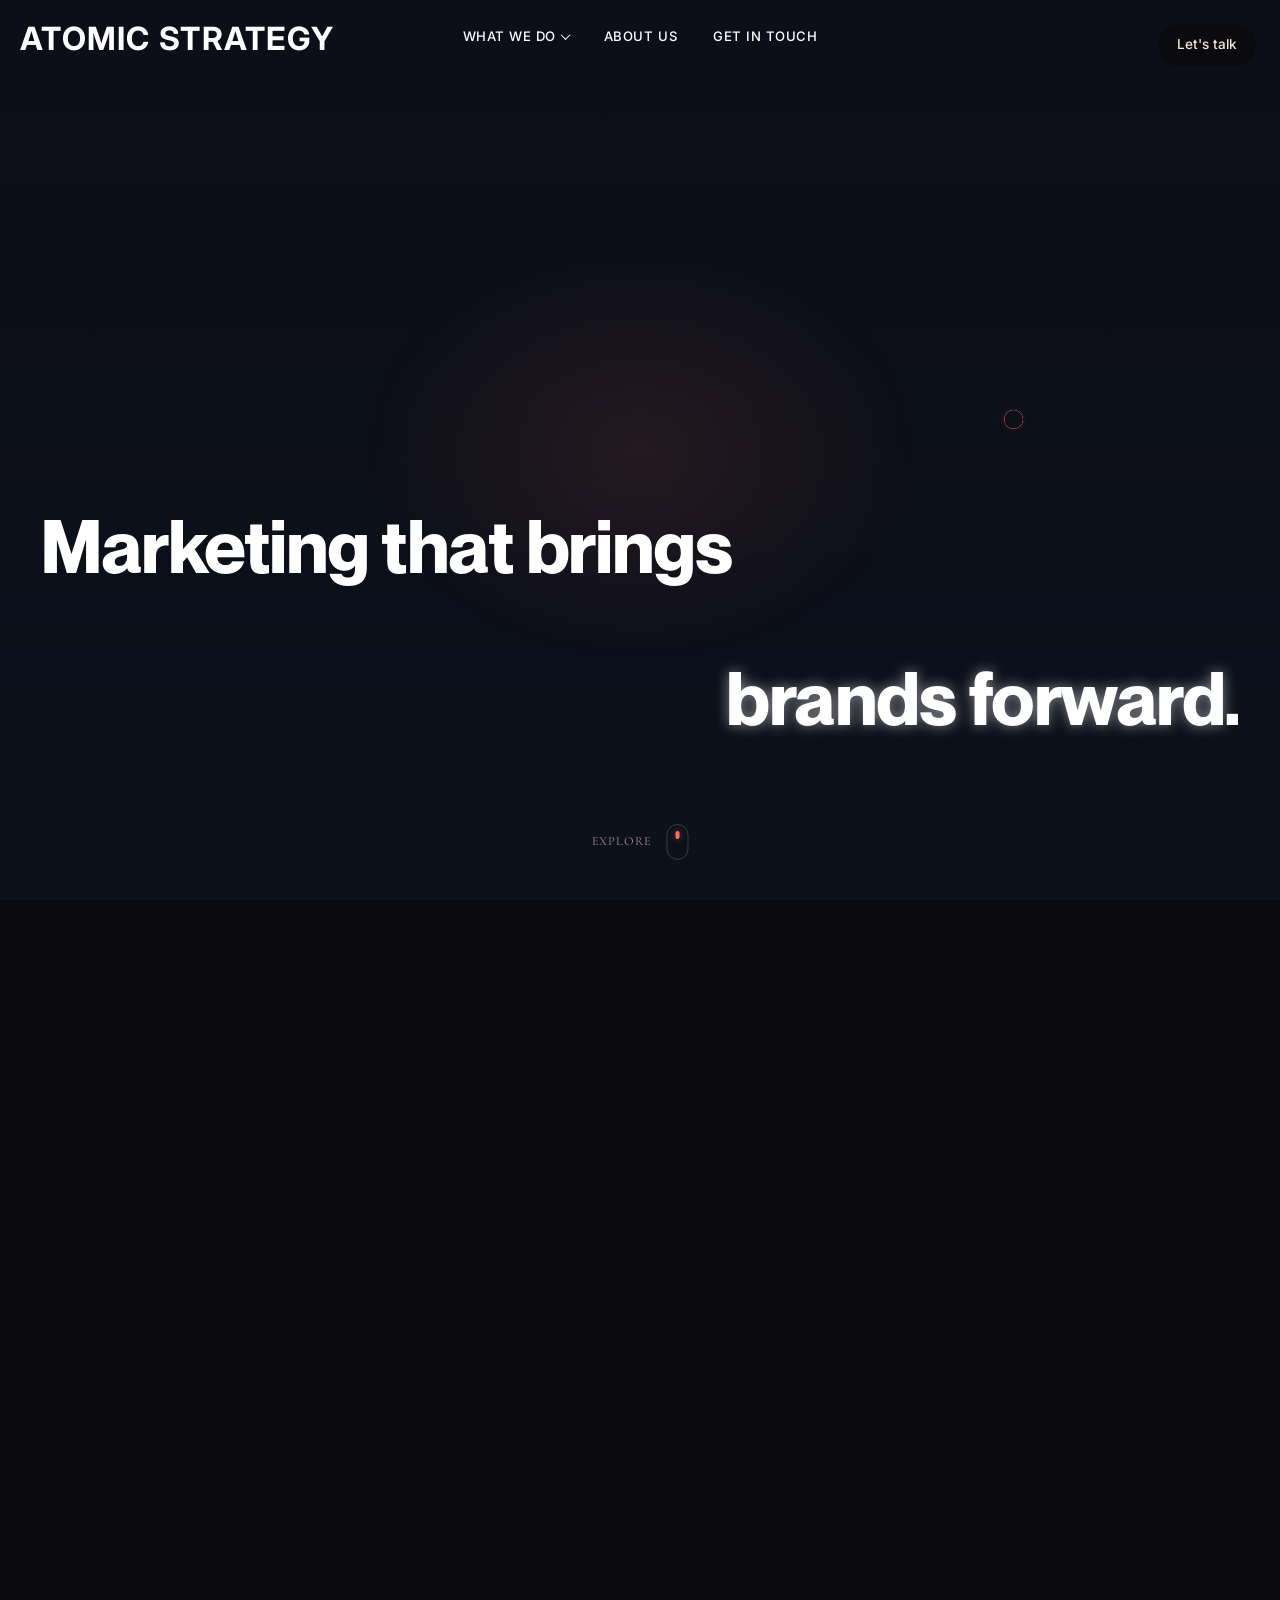
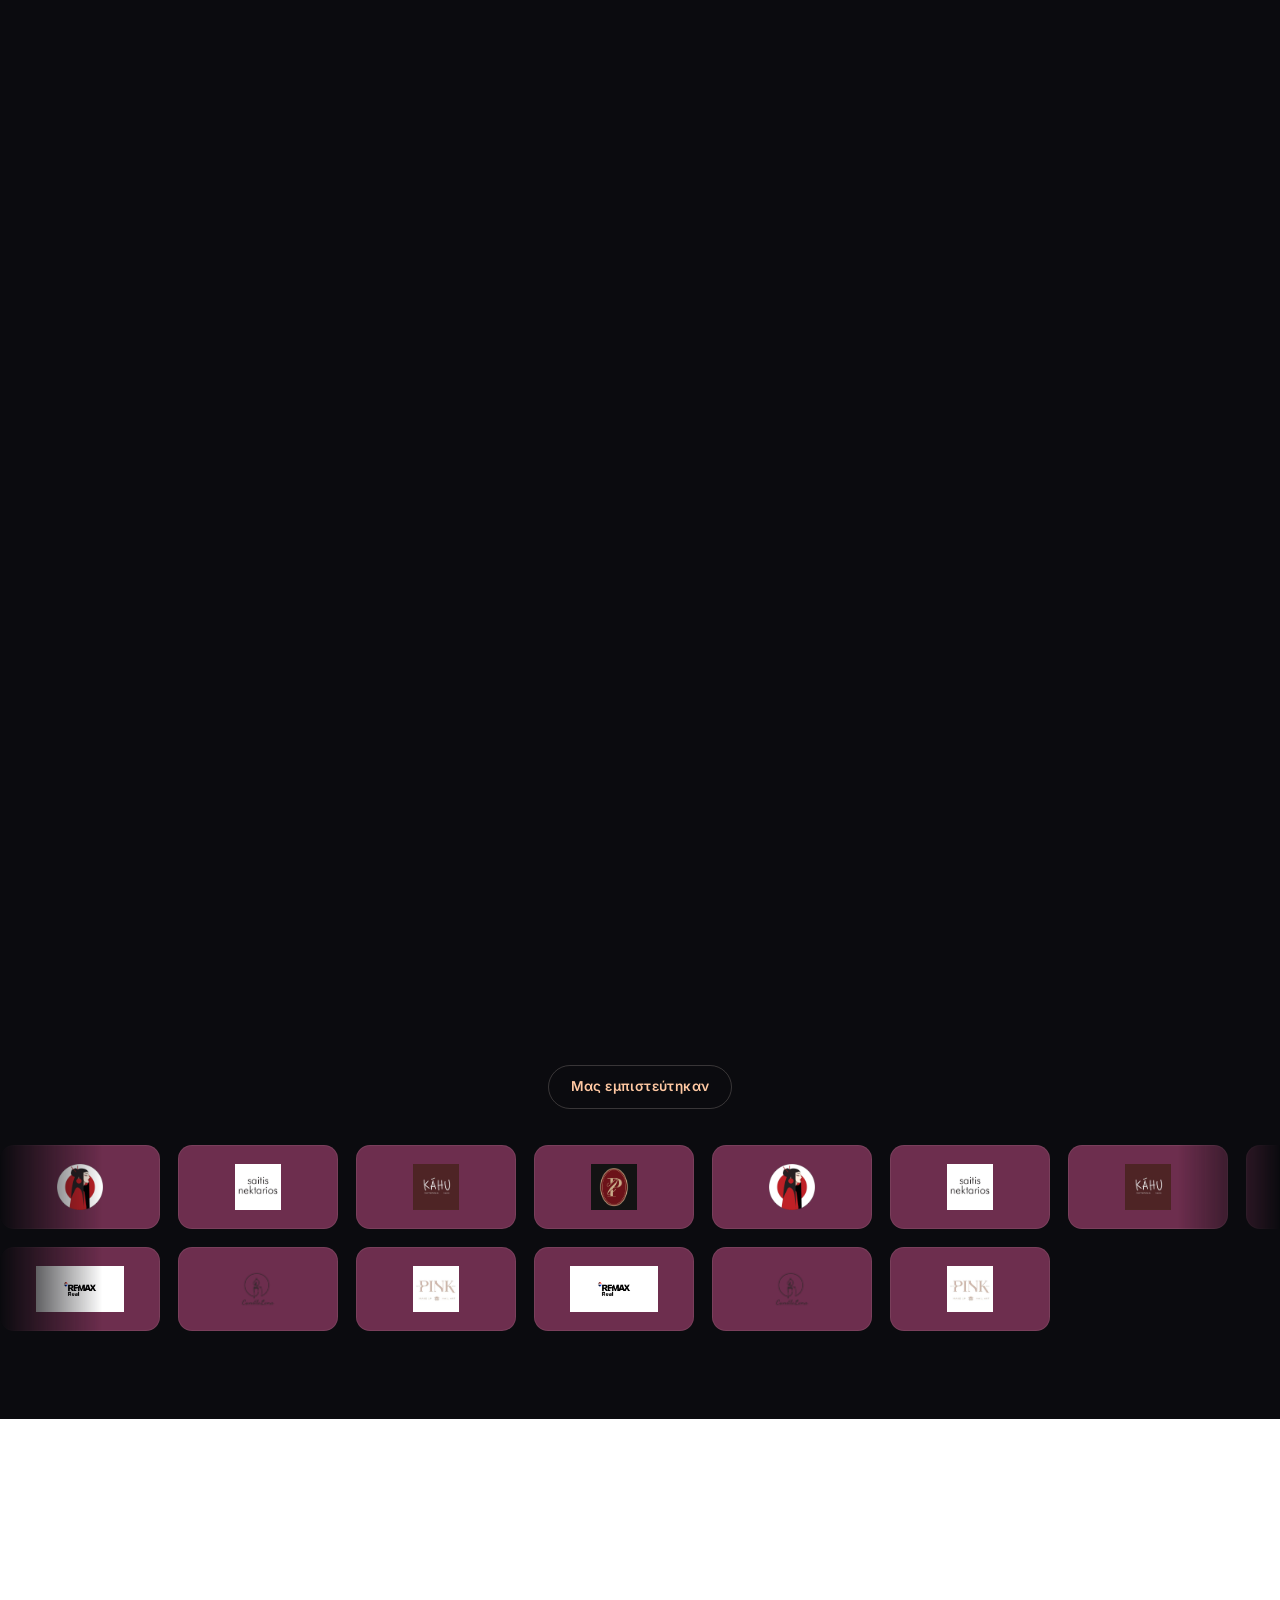
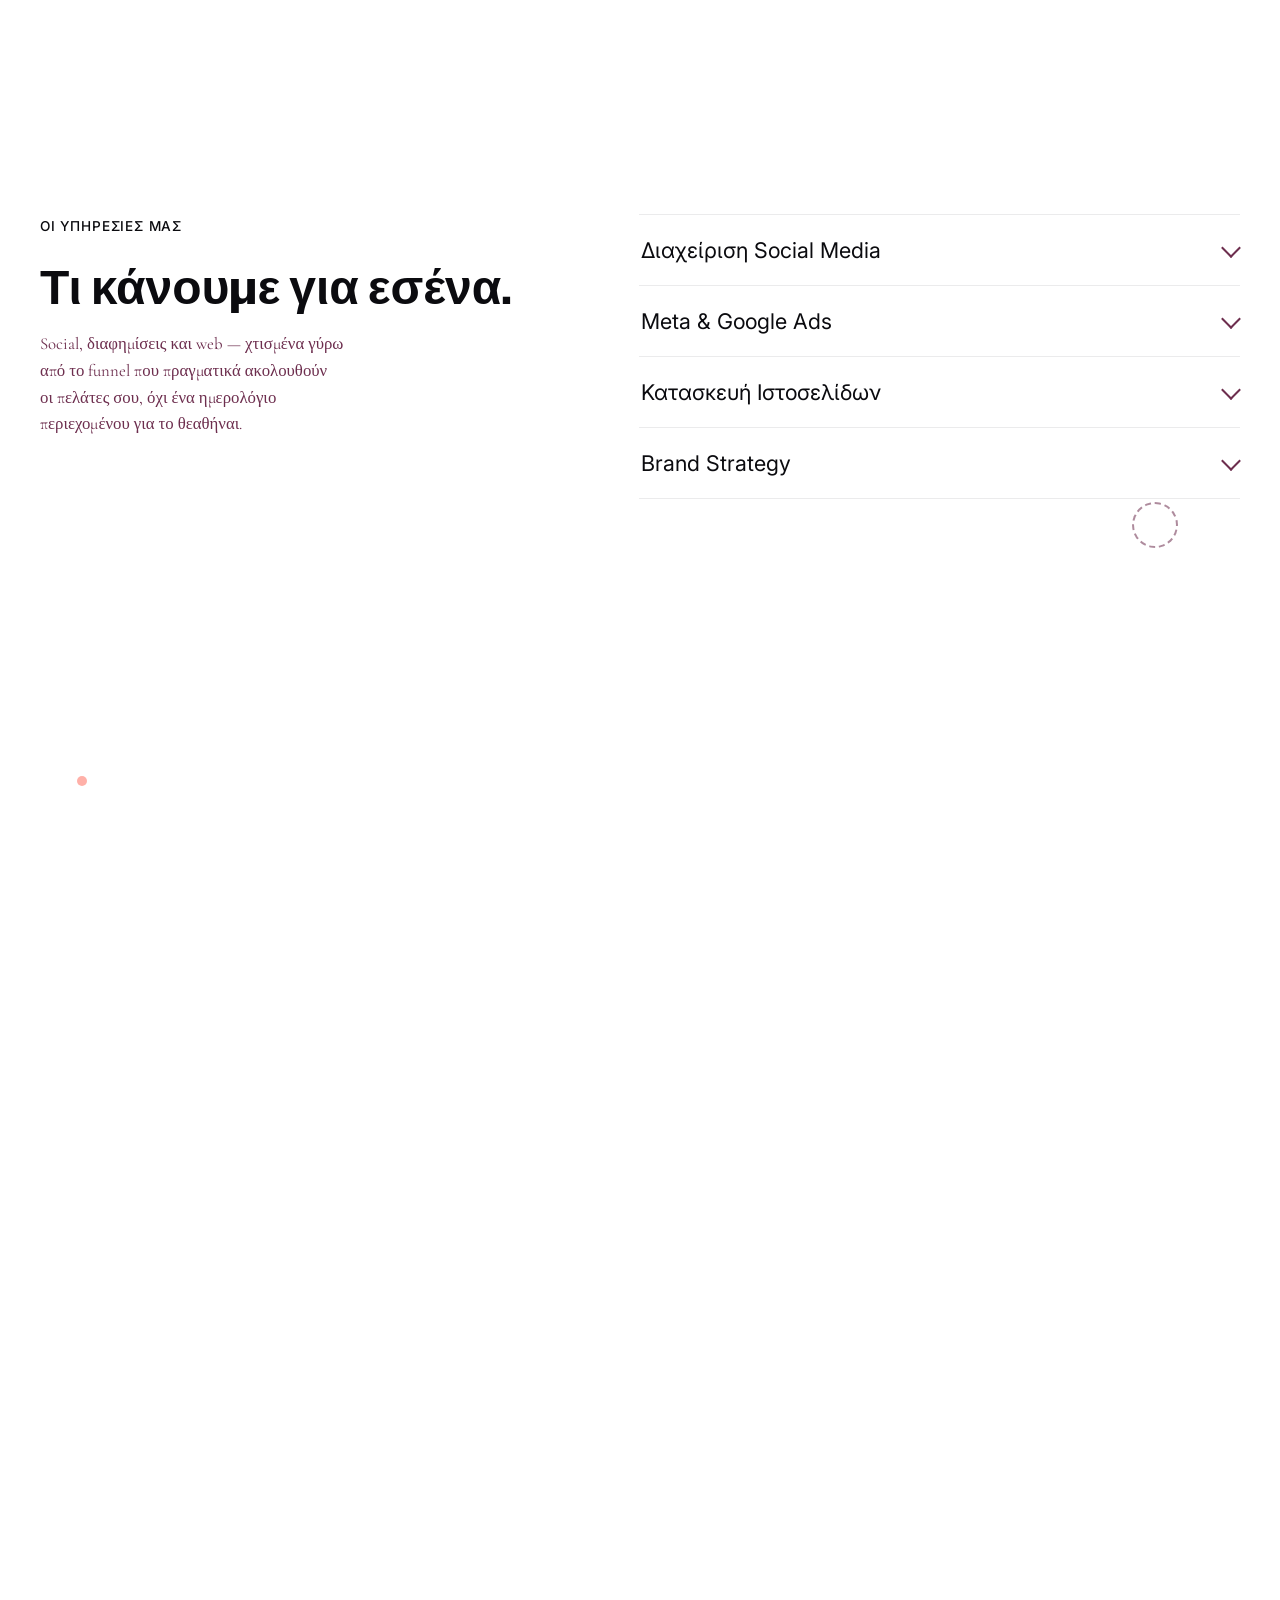
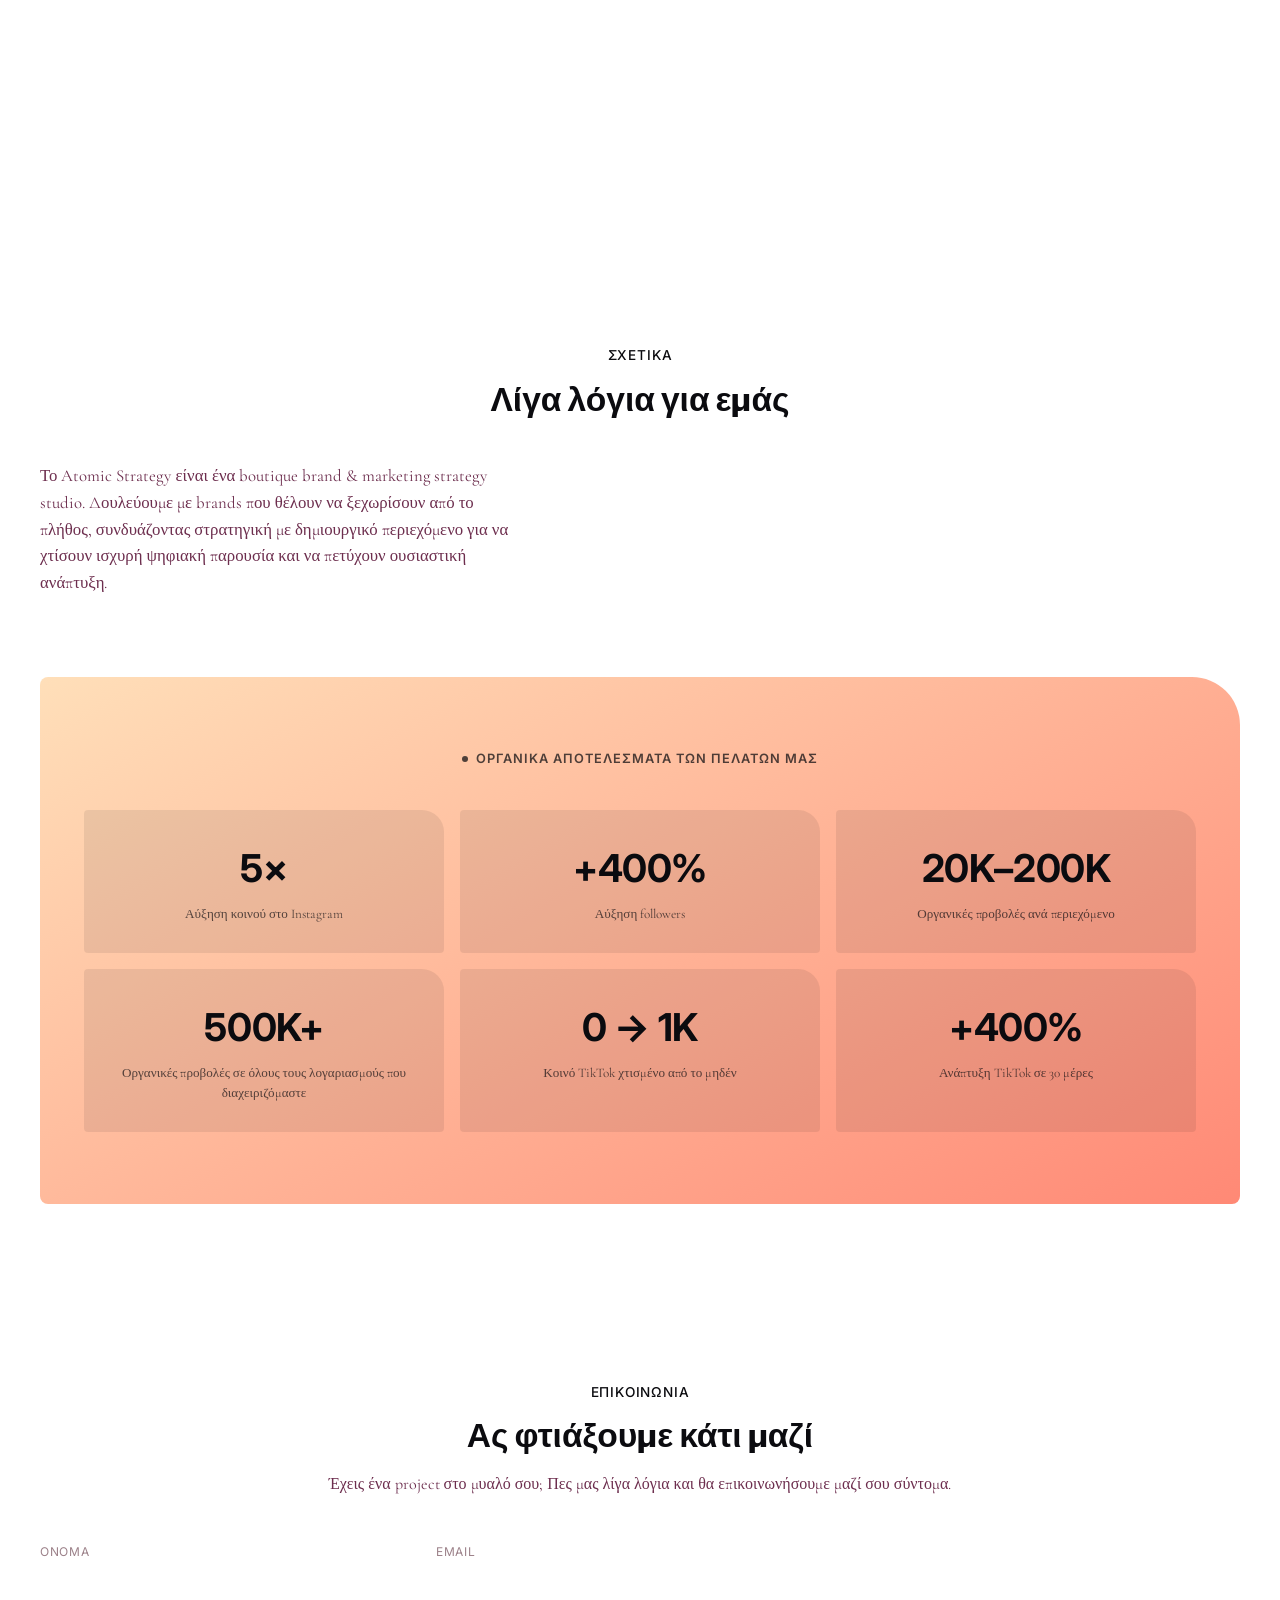
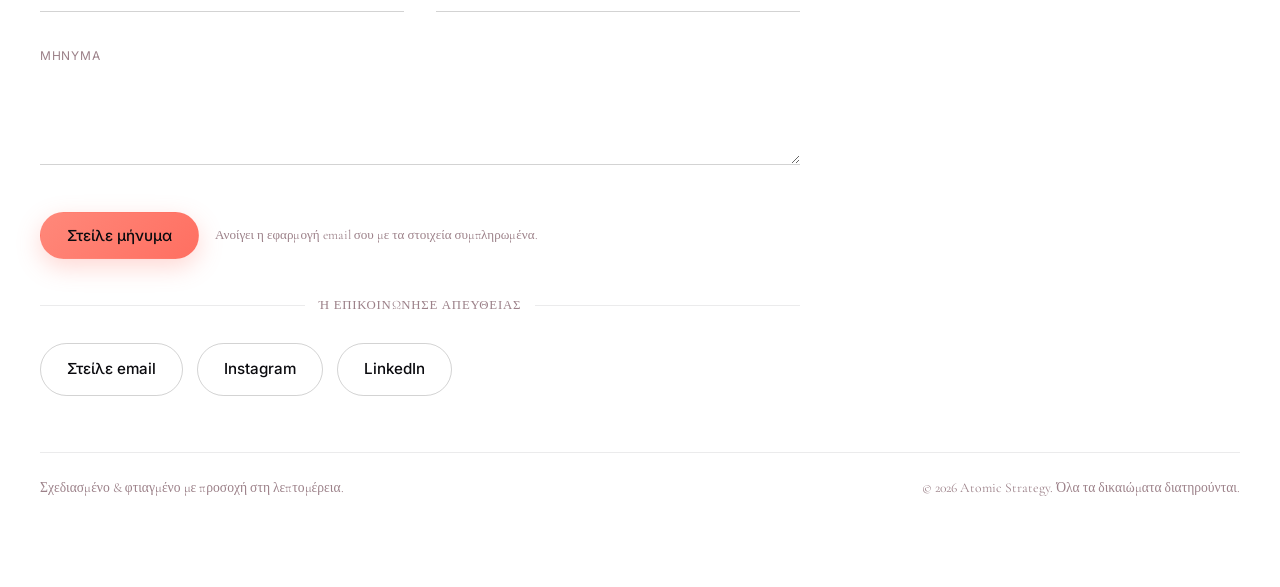
<file: index.html>
<!DOCTYPE html>
<html lang="el">
<head>
<meta charset="UTF-8">
<meta name="viewport" content="width=device-width, initial-scale=1.0">
<script>
  (function () {
    try {
      var supportsSticky = window.CSS && CSS.supports && CSS.supports("position", "sticky");
      if (supportsSticky) {
        document.documentElement.classList.add("pin-mode");
      }
      // Every reload / restart starts at the hero: no restored scroll
      // position, and no leftover #anchor jumping past it.
      if ("scrollRestoration" in history) {
        history.scrollRestoration = "manual";
      }
      if (location.hash) {
        history.replaceState(null, "", location.pathname + location.search);
      }
    } catch (e) {}
  })();
</script>
<title data-i18n="meta.title">Marketing that brings brands forward — Atomic Strategy</title>
<meta name="description" data-i18n-content="meta.description" content="Atomic Strategy — boutique brand &amp; marketing strategy studio στο Ηράκλειο Κρήτης.">
<meta property="og:type" content="website">
<meta property="og:url" content="https://atomicstrategy.gr/">
<meta property="og:site_name" content="Atomic Strategy">
<meta property="og:title" content="Marketing that brings brands forward — Atomic Strategy">
<meta property="og:description" content="Atomic Strategy — boutique brand &amp; marketing strategy studio στο Ηράκλειο Κρήτης.">
<meta property="og:image" content="https://atomicstrategy.gr/assets/images/og-cover.png">
<meta property="og:image:width" content="1200">
<meta property="og:image:height" content="630">
<meta name="twitter:card" content="summary_large_image">
<meta name="twitter:title" content="Marketing that brings brands forward — Atomic Strategy">
<meta name="twitter:description" content="Atomic Strategy — boutique brand &amp; marketing strategy studio στο Ηράκλειο Κρήτης.">
<meta name="twitter:image" content="https://atomicstrategy.gr/assets/images/og-cover.png">
<link rel="icon" type="image/svg+xml" href="assets/favicon.svg">
<link rel="preconnect" href="https://fonts.googleapis.com">
<link rel="preconnect" href="https://fonts.gstatic.com" crossorigin>
<link href="https://fonts.googleapis.com/css2?family=Inter:wght@400;500;600;700;800&family=Cormorant+Garamond:ital,wght@0,400;0,500;0,600;1,400&display=swap" rel="stylesheet">
<link rel="stylesheet" href="styles.css?v=202609221">
</head>
<body class="is-loading">

<div class="loader" id="loader" aria-hidden="true">
  <div class="loader-inner">
    <span class="loader-atomic">Atomic</span>
    <span class="loader-cycle" id="loaderCycle">Energy</span>
    <div class="loader-bar"><span class="loader-bar-fill" id="loaderBarFill"></span></div>
  </div>
</div>

<a class="skip-link" href="#main" data-i18n="a11y.skipLink">Μετάβαση στο περιεχόμενο</a>

<header class="floating-nav" id="floatingNav">
  <a href="#top" class="floating-nav-logo" aria-label="Atomic Strategy">
    <span class="brand-badge-text">Atomic<br>Strategy</span>
  </a>
  <nav class="floating-nav-links" aria-label="Κύρια πλοήγηση">
    <div class="nav-dropdown">
      <button type="button" class="nav-dropdown-trigger" id="servicesDropdownTriggerFloating" aria-expanded="false" aria-controls="servicesDropdownPanelFloating" data-i18n="nav.services">Υπηρεσίες</button>
      <div class="nav-dropdown-panel" id="servicesDropdownPanelFloating" aria-hidden="true">
        <div class="nav-dropdown-grid">
          <a href="service-social-media.html" class="nav-dropdown-item">
            <span class="nav-dropdown-icon" aria-hidden="true"><svg class="icon-svg" viewBox="0 0 24 24" fill="none" stroke="currentColor" stroke-width="1.8" stroke-linecap="round" stroke-linejoin="round" aria-hidden="true"><path d="M21 11.5a8.38 8.38 0 0 1-.9 3.8 8.5 8.5 0 0 1-7.6 4.7 8.38 8.38 0 0 1-3.8-.9L3 21l1.9-5.7a8.38 8.38 0 0 1-.9-3.8 8.5 8.5 0 0 1 4.7-7.6 8.38 8.38 0 0 1 3.8-.9h.5a8.48 8.48 0 0 1 8 8v.5z"/></svg></span>
            <span class="nav-dropdown-text">
              <strong data-i18n="service1.title">Διαχείριση Social Media</strong>
              <span data-i18n="service1.desc">Στρατηγική, παραγωγή και διαχείριση περιεχομένου για Meta &amp; TikTok, προσαρμοσμένα στο brand σου.</span>
            </span>
          </a>
          <a href="service-ads.html" class="nav-dropdown-item">
            <span class="nav-dropdown-icon" aria-hidden="true"><svg class="icon-svg" viewBox="0 0 24 24" fill="none" stroke="currentColor" stroke-width="1.8" stroke-linecap="round" stroke-linejoin="round" aria-hidden="true"><circle cx="12" cy="12" r="9"/><circle cx="12" cy="12" r="5"/><circle cx="12" cy="12" r="1.2" fill="currentColor" stroke="none"/></svg></span>
            <span class="nav-dropdown-text">
              <strong data-i18n="service2.title">Meta &amp; Google Ads</strong>
              <span data-i18n="service2.desc">Καμπάνιες βασισμένες στο customer funnel, με στοχευμένο retargeting και μηνιαίο reporting.</span>
            </span>
          </a>
          <a href="service-web.html" class="nav-dropdown-item">
            <span class="nav-dropdown-icon" aria-hidden="true"><svg class="icon-svg" viewBox="0 0 24 24" fill="none" stroke="currentColor" stroke-width="1.8" stroke-linecap="round" stroke-linejoin="round" aria-hidden="true"><polygon points="13 2 3 14 12 14 11 22 21 10 12 10 13 2"/></svg></span>
            <span class="nav-dropdown-text">
              <strong data-i18n="service3.title">Κατασκευή Ιστοσελίδων</strong>
              <span data-i18n="service3.desc">Γρήγορες, custom ιστοσελίδες φτιαγμένες να μετατρέπουν — όχι απλώς να δείχνουν ωραία.</span>
            </span>
          </a>
          <a href="service-brand-strategy.html" class="nav-dropdown-item">
            <span class="nav-dropdown-icon" aria-hidden="true"><svg class="icon-svg" viewBox="0 0 24 24" fill="none" stroke="currentColor" stroke-width="1.8" stroke-linecap="round" stroke-linejoin="round" aria-hidden="true"><line x1="7" y1="17" x2="17" y2="7"/><polyline points="7 7 17 7 17 17"/></svg></span>
            <span class="nav-dropdown-text">
              <strong data-i18n="service4.title">Brand Strategy</strong>
              <span data-i18n="service4.desc">Θέση, αφήγηση και ταυτότητα που κάνουν το brand σου να ξεχωρίζει από το πλήθος.</span>
            </span>
          </a>
        </div>
        <a href="#contact" class="nav-dropdown-footer">
          <span data-i18n="nav.servicesFooterPrompt">Δεν ξέρεις από πού να ξεκινήσεις;</span>
          <span class="nav-dropdown-footer-cta" data-i18n="nav.servicesFooterCta">Κλείσε ένα ραντεβού <span aria-hidden="true">→</span></span>
        </a>
      </div>
    </div>

    <a href="#about" data-i18n="nav.about">Σχετικά</a>
    <a href="#contact" data-i18n="nav.contact">Επικοινωνία</a>
  </nav>
  <a href="#contact" class="btn btn-primary btn-small btn-cta-violet">Let's talk</a>
</header>

<div class="hero-video-frame" id="heroVideoFrame">
  <video id="heroVideo" class="hero-video" src="assets/videos/hero.mp4" muted loop playsinline autoplay aria-hidden="true"></video>
  <div class="hero-video-overlay" aria-hidden="true"></div>
  <button type="button" class="hero-video-play" id="heroVideoPlay" aria-label="Αναπαραγωγή βίντεο">
    <span class="hero-video-play-icon" aria-hidden="true">▶</span>
  </button>
</div>

<main id="main">
<div class="pin-wrap" id="pinWrap">
<div class="pin-stage">
<div class="pin-bg-atom" aria-hidden="true"><span class="atom-ring-simple"></span></div>

  <!-- ============ HERO ============ -->
  <section class="panel hero" id="top">
    <div class="hero-watermark" aria-hidden="true">
      <span class="hero-watermark-word">ATOMIC STRATEGY</span>
    </div>
    <div class="hero-watermark-fill" aria-hidden="true">
      <span class="hero-watermark-word">ATOMIC STRATEGY</span>
    </div>
    <div class="hero-glow" aria-hidden="true"></div>

    <a class="brand-badge" href="#top" aria-label="Atomic Strategy">
      <span class="brand-badge-text">Atomic Strategy</span>
    </a>

    <nav class="hero-nav" aria-label="Κύρια πλοήγηση">
      <div class="nav-dropdown">
        <button type="button" class="nav-dropdown-trigger" id="servicesDropdownTrigger" aria-expanded="false" aria-controls="servicesDropdownPanel" data-i18n="nav.services">Υπηρεσίες</button>
        <div class="nav-dropdown-panel" id="servicesDropdownPanel" aria-hidden="true">
          <div class="nav-dropdown-grid">
            <a href="service-social-media.html" class="nav-dropdown-item">
              <span class="nav-dropdown-icon" aria-hidden="true"><svg class="icon-svg" viewBox="0 0 24 24" fill="none" stroke="currentColor" stroke-width="1.8" stroke-linecap="round" stroke-linejoin="round" aria-hidden="true"><path d="M21 11.5a8.38 8.38 0 0 1-.9 3.8 8.5 8.5 0 0 1-7.6 4.7 8.38 8.38 0 0 1-3.8-.9L3 21l1.9-5.7a8.38 8.38 0 0 1-.9-3.8 8.5 8.5 0 0 1 4.7-7.6 8.38 8.38 0 0 1 3.8-.9h.5a8.48 8.48 0 0 1 8 8v.5z"/></svg></span>
              <span class="nav-dropdown-text">
                <strong data-i18n="service1.title">Διαχείριση Social Media</strong>
                <span data-i18n="service1.desc">Στρατηγική, παραγωγή και διαχείριση περιεχομένου για Meta &amp; TikTok, προσαρμοσμένα στο brand σου.</span>
              </span>
            </a>
            <a href="service-ads.html" class="nav-dropdown-item">
              <span class="nav-dropdown-icon" aria-hidden="true"><svg class="icon-svg" viewBox="0 0 24 24" fill="none" stroke="currentColor" stroke-width="1.8" stroke-linecap="round" stroke-linejoin="round" aria-hidden="true"><circle cx="12" cy="12" r="9"/><circle cx="12" cy="12" r="5"/><circle cx="12" cy="12" r="1.2" fill="currentColor" stroke="none"/></svg></span>
              <span class="nav-dropdown-text">
                <strong data-i18n="service2.title">Meta &amp; Google Ads</strong>
                <span data-i18n="service2.desc">Καμπάνιες βασισμένες στο customer funnel, με στοχευμένο retargeting και μηνιαίο reporting.</span>
              </span>
            </a>
            <a href="service-web.html" class="nav-dropdown-item">
              <span class="nav-dropdown-icon" aria-hidden="true"><svg class="icon-svg" viewBox="0 0 24 24" fill="none" stroke="currentColor" stroke-width="1.8" stroke-linecap="round" stroke-linejoin="round" aria-hidden="true"><polygon points="13 2 3 14 12 14 11 22 21 10 12 10 13 2"/></svg></span>
              <span class="nav-dropdown-text">
                <strong data-i18n="service3.title">Κατασκευή Ιστοσελίδων</strong>
                <span data-i18n="service3.desc">Γρήγορες, custom ιστοσελίδες φτιαγμένες να μετατρέπουν — όχι απλώς να δείχνουν ωραία.</span>
              </span>
            </a>
            <a href="service-brand-strategy.html" class="nav-dropdown-item">
              <span class="nav-dropdown-icon" aria-hidden="true"><svg class="icon-svg" viewBox="0 0 24 24" fill="none" stroke="currentColor" stroke-width="1.8" stroke-linecap="round" stroke-linejoin="round" aria-hidden="true"><line x1="7" y1="17" x2="17" y2="7"/><polyline points="7 7 17 7 17 17"/></svg></span>
              <span class="nav-dropdown-text">
                <strong data-i18n="service4.title">Brand Strategy</strong>
                <span data-i18n="service4.desc">Θέση, αφήγηση και ταυτότητα που κάνουν το brand σου να ξεχωρίζει από το πλήθος.</span>
              </span>
            </a>
          </div>
          <a href="#contact" class="nav-dropdown-footer">
            <span data-i18n="nav.servicesFooterPrompt">Δεν ξέρεις από πού να ξεκινήσεις;</span>
            <span class="nav-dropdown-footer-cta" data-i18n="nav.servicesFooterCta">Κλείσε ένα ραντεβού <span aria-hidden="true">→</span></span>
          </a>
        </div>
      </div>

      <a href="#about" data-i18n="nav.about">Σχετικά</a>
      <a href="#contact" data-i18n="nav.contact">Επικοινωνία</a>
    </nav>

    <div class="hero-top-right">
      <a href="#contact" class="btn btn-primary btn-small btn-cta-violet">Let's talk</a>
    </div>

    <div class="wrap hero-inner">
      <div class="hero-copy">
        <h1 class="hero-title" data-i18n-html="hero.title"><span class="hero-title-line hero-title-line-1">Marketing that brings</span><span class="hero-title-line hero-title-line-2"><span class="glow-text">brands</span> <span class="glow-text">forward</span>.</span></h1>
      </div>
    </div>

    <a class="hero-scroll" href="#about">
      <span data-i18n="hero.scroll">Explore</span>
      <span class="hero-scroll-mouse" aria-hidden="true">
        <span class="hero-scroll-dot"></span>
      </span>
    </a>

    <div class="video-showcase-inner" id="videoShowcaseInner">
      <div class="video-panel-target" id="videoPanelTarget" aria-hidden="true"></div>
      <p class="video-showcase-caption">
        <span class="video-showcase-label" data-i18n="showcase.watchLeft">Δες</span>
        <span class="video-showcase-label" data-i18n="showcase.watchRight">πώς δουλεύουμε</span>
      </p>
    </div>
  </section>

  </div>
  </div>

  <!-- ============ TRUSTED BY ============ -->
  <section class="section trusted-by-section" id="trusted-by">
    <div class="wrap">
      <div class="trusted-by-head reveal">
        <span class="trusted-by-label" data-i18n="trustedBy.label">Μας εμπιστεύτηκαν</span>
      </div>
    </div>

    <div class="logo-marquee" aria-hidden="true">
      <div class="logo-marquee-row">
        <div class="logo-marquee-track">
          <span class="logo-tile"><img src="assets/clients/gohan.png" alt="Gohan" loading="lazy"></span>
          <span class="logo-tile"><img src="assets/clients/saitis nektarios.png" alt="Saitis Nektarios" loading="lazy"></span>
          <span class="logo-tile"><img src="assets/clients/kahu salon.jpeg" alt="Kahu Salon" loading="lazy"></span>
          <span class="logo-tile"><img src="assets/clients/puertoink.jpg" alt="Puerto Ink" loading="lazy"></span>
          <span class="logo-tile"><img src="assets/clients/gohan.png" alt="Gohan" loading="lazy"></span>
          <span class="logo-tile"><img src="assets/clients/saitis nektarios.png" alt="Saitis Nektarios" loading="lazy"></span>
          <span class="logo-tile"><img src="assets/clients/kahu salon.jpeg" alt="Kahu Salon" loading="lazy"></span>
          <span class="logo-tile"><img src="assets/clients/puertoink.jpg" alt="Puerto Ink" loading="lazy"></span>
        </div>
      </div>
      <div class="logo-marquee-row logo-marquee-row-reverse">
        <div class="logo-marquee-track logo-marquee-track-reverse">
          <span class="logo-tile"><img src="assets/clients/remax.jpeg" alt="Remax" loading="lazy"></span>
          <span class="logo-tile"><img src="assets/clients/candle lena.webp" alt="Candle Lena" loading="lazy"></span>
          <span class="logo-tile"><img src="assets/clients/pink.jpeg" alt="Pink" loading="lazy"></span>
          <span class="logo-tile"><img src="assets/clients/remax.jpeg" alt="Remax" loading="lazy"></span>
          <span class="logo-tile"><img src="assets/clients/candle lena.webp" alt="Candle Lena" loading="lazy"></span>
          <span class="logo-tile"><img src="assets/clients/pink.jpeg" alt="Pink" loading="lazy"></span>
        </div>
      </div>
    </div>
  </section>

  <!-- ============ SERVICES ============ -->
  <section class="section section-alt" id="services">
    <div class="doodles" aria-hidden="true">
      <span class="doodle doodle-dot doodle-1"></span>
      <span class="doodle doodle-ring doodle-5"></span>
      <span class="doodle doodle-plus doodle-6"></span>
    </div>
    <div class="svc-pin-wrap" id="svcPinWrap">
    <div class="svc-pin-stage">
    <div class="wrap">
      <div class="svc-split">
        <div class="svc-lead reveal">
          <span class="section-kicker" data-i18n="services.kicker">Οι Υπηρεσίες μας</span>
          <h2 class="svc-lead-title" data-i18n="services.heading">Τι κάνουμε για εσένα.</h2>
          <p class="svc-lead-text" data-i18n="services.subheading">
            Social, διαφημίσεις και web — χτισμένα γύρω από το funnel που πραγματικά ακολουθούν οι πελάτες σου, όχι ένα ημερολόγιο περιεχομένου για το θεαθήναι.
          </p>
        </div>

        <div class="svc-accordion reveal">
          <div class="acc-row is-open">
            <button class="acc-summary" type="button" aria-expanded="true">
              <span data-i18n="service1.title">Διαχείριση Social Media</span>
              <span class="acc-arrow" aria-hidden="true"></span>
            </button>
            <span class="acc-progress" aria-hidden="true"><span class="acc-progress-fill"></span></span>
            <div class="acc-body">
              <div class="acc-body-inner">
                <span class="acc-sub" data-i18n="services.svc1Sub">(Meta &amp; TikTok)</span>
                <ol class="svc-bullets">
                  <li data-i18n="services.svc1B1">Ανάπτυξη εξατομικευμένης στρατηγικής marketing για την επιχείρησή σου</li>
                  <li data-i18n="services.svc1B2">Δημιουργία καινοτόμων concepts για την αποτελεσματική προβολή του brand σου</li>
                  <li data-i18n="services.svc1B3">Παραγωγή περιεχομένου ανάλογα με τη συχνότητα που χρειάζεσαι (+ εύρεση μοντέλων)</li>
                  <li data-i18n="services.svc1B4">Επεξεργασία περιεχομένου ανάλογα με την πλατφόρμα</li>
                  <li data-i18n="services.svc1B5">Ανέβασμα με SEO-optimized περιγραφές</li>
                </ol>
              </div>
            </div>
          </div>

          <div class="acc-row">
            <button class="acc-summary" type="button" aria-expanded="false">
              <span data-i18n="service2.title">Meta &amp; Google Ads</span>
              <span class="acc-arrow" aria-hidden="true"></span>
            </button>
            <span class="acc-progress" aria-hidden="true"><span class="acc-progress-fill"></span></span>
            <div class="acc-body">
              <div class="acc-body-inner">
                <ol class="svc-bullets">
                  <li data-i18n="services.svc2B1">Ανάπτυξη στρατηγικής βασισμένης στο Customer Funnel</li>
                  <li data-i18n="services.svc2B2">Δημιουργία και διαχείριση καμπανιών</li>
                  <li data-i18n="services.svc2B3">Copywriting διαφημίσεων</li>
                  <li data-i18n="services.svc2B4">Δημιουργία Retargeting Audiences (η καλύτερη τακτική)</li>
                  <li data-i18n="services.svc2B5">Παραγωγή creative για τις διαφημίσεις (αν χρειαστεί)</li>
                  <li data-i18n="services.svc2B6">Διαχείριση budget &amp; μηνιαία αναφορά</li>
                </ol>
              </div>
            </div>
          </div>

          <div class="acc-row">
            <button class="acc-summary" type="button" aria-expanded="false">
              <span data-i18n="service3.title">Κατασκευή Ιστοσελίδων</span>
              <span class="acc-arrow" aria-hidden="true"></span>
            </button>
            <span class="acc-progress" aria-hidden="true"><span class="acc-progress-fill"></span></span>
            <div class="acc-body">
              <div class="acc-body-inner">
                <p class="acc-sub" data-i18n="service3.desc">Γρήγορες, custom ιστοσελίδες φτιαγμένες να μετατρέπουν — όχι απλώς να δείχνουν ωραία.</p>
              </div>
            </div>
          </div>

          <div class="acc-row">
            <button class="acc-summary" type="button" aria-expanded="false">
              <span data-i18n="service4.title">Brand Strategy</span>
              <span class="acc-arrow" aria-hidden="true"></span>
            </button>
            <span class="acc-progress" aria-hidden="true"><span class="acc-progress-fill"></span></span>
            <div class="acc-body">
              <div class="acc-body-inner">
                <p class="acc-sub" data-i18n="service4.desc">Θέση, αφήγηση και ταυτότητα που κάνουν το brand σου να ξεχωρίζει από το πλήθος.</p>
              </div>
            </div>
          </div>
        </div>
      </div>
    </div>
    </div>
    </div>
  </section>

  <!-- ============ ABOUT ============ -->
  <section class="section" id="about">
    <div class="wrap about-inner">
      <div class="section-head reveal">
        <span class="section-kicker" data-i18n="about.kicker">Σχετικά</span>
        <h2 data-i18n="about.heading">Λίγα λόγια για εμάς</h2>
      </div>

      <p class="about-body reveal" data-i18n="about.body">
        Το Atomic Strategy είναι ένα boutique brand &amp; marketing strategy studio. Δουλεύουμε με brands που θέλουν να
        ξεχωρίσουν από το πλήθος, συνδυάζοντας στρατηγική με δημιουργικό περιεχόμενο για να χτίσουν ισχυρή ψηφιακή
        παρουσία και να πετύχουν ουσιαστική ανάπτυξη.
      </p>

      <div class="results reveal">
        <p class="results-kicker">
          <span class="results-dot" aria-hidden="true"></span>
          <span data-i18n="results.kicker">Οργανικά αποτελέσματα των πελατών μας</span>
        </p>
        <div class="results-grid">
          <div class="result-stat">
            <p class="result-num">5×</p>
            <p class="result-label" data-i18n="results.l1">Αύξηση κοινού στο Instagram</p>
          </div>
          <div class="result-stat">
            <p class="result-num">+400%</p>
            <p class="result-label" data-i18n="results.l2">Αύξηση followers</p>
          </div>
          <div class="result-stat">
            <p class="result-num">20K–200K</p>
            <p class="result-label" data-i18n="results.l3">Οργανικές προβολές ανά περιεχόμενο</p>
          </div>
          <div class="result-stat">
            <p class="result-num">500K+</p>
            <p class="result-label" data-i18n="results.l4">Οργανικές προβολές σε όλους τους λογαριασμούς που διαχειριζόμαστε</p>
          </div>
          <div class="result-stat">
            <p class="result-num">0 → 1K</p>
            <p class="result-label" data-i18n="results.l5">Κοινό TikTok χτισμένο από το μηδέν</p>
          </div>
          <div class="result-stat">
            <p class="result-num">+400%</p>
            <p class="result-label" data-i18n="results.l6">Ανάπτυξη TikTok σε 30 μέρες</p>
          </div>
        </div>
      </div>
    </div>
  </section>

  <!-- ============ CONTACT ============ -->
  <section class="section section-alt" id="contact">
    <div class="wrap">
      <div class="section-head reveal">
        <span class="section-kicker" data-i18n="contact.kicker">Επικοινωνία</span>
        <h2 data-i18n="contact.heading">Ας φτιάξουμε κάτι μαζί</h2>
        <p class="section-sub" data-i18n="contact.body">
          Έχεις ένα project στο μυαλό σου; Πες μας λίγα λόγια και θα επικοινωνήσουμε μαζί σου σύντομα.
        </p>
      </div>

      <form class="contact-form reveal" id="contactForm">
        <div class="form-field">
          <label for="cf-name" data-i18n="contact.formName">Όνομα</label>
          <input type="text" id="cf-name" name="name" required>
        </div>
        <div class="form-field">
          <label for="cf-email" data-i18n="contact.formEmail">Email</label>
          <input type="email" id="cf-email" name="email" required>
        </div>
        <div class="form-field full">
          <label for="cf-message" data-i18n="contact.formMessage">Μήνυμα</label>
          <textarea id="cf-message" name="message" required></textarea>
        </div>
        <div class="contact-form-actions">
          <button type="submit" class="btn btn-primary" data-i18n="contact.formSubmit">Στείλε μήνυμα</button>
          <p class="form-note" data-i18n="contact.formNote">Ανοίγει η εφαρμογή email σου με τα στοιχεία συμπληρωμένα.</p>
        </div>
      </form>

      <p class="contact-divider" data-i18n="contact.orDivider">Ή επικοινώνησε απευθείας</p>

      <!-- TODO: replace the placeholder social links below with your real ones. -->
      <div class="contact-actions">
        <a class="btn btn-ghost" href="mailto:helloatomicstrategy@gmail.com" data-i18n="contact.emailLabel">Στείλε email</a>
        <a class="btn btn-ghost" href="https://instagram.com/atomic_strategy" target="_blank" rel="noopener" data-i18n="contact.instagram">Instagram</a>
        <a class="btn btn-ghost" href="https://www.linkedin.com/in/maria-chalkiadaki-marketing-1877251b8/" target="_blank" rel="noopener" data-i18n="contact.linkedin">LinkedIn</a>
      </div>

      <div class="footer-inner embedded-footer">
        <p data-i18n-html="footer.tagline">Σχεδιασμένο &amp; φτιαγμένο με προσοχή στη λεπτομέρεια.</p>
        <p class="footer-rights">© <span id="year"></span> Atomic Strategy. <span data-i18n="footer.rights">Όλα τα δικαιώματα διατηρούνται.</span></p>
      </div>
    </div>
  </section>

</main>

<script src="script.js?v=202609221"></script>
</body>
</html>
</file>
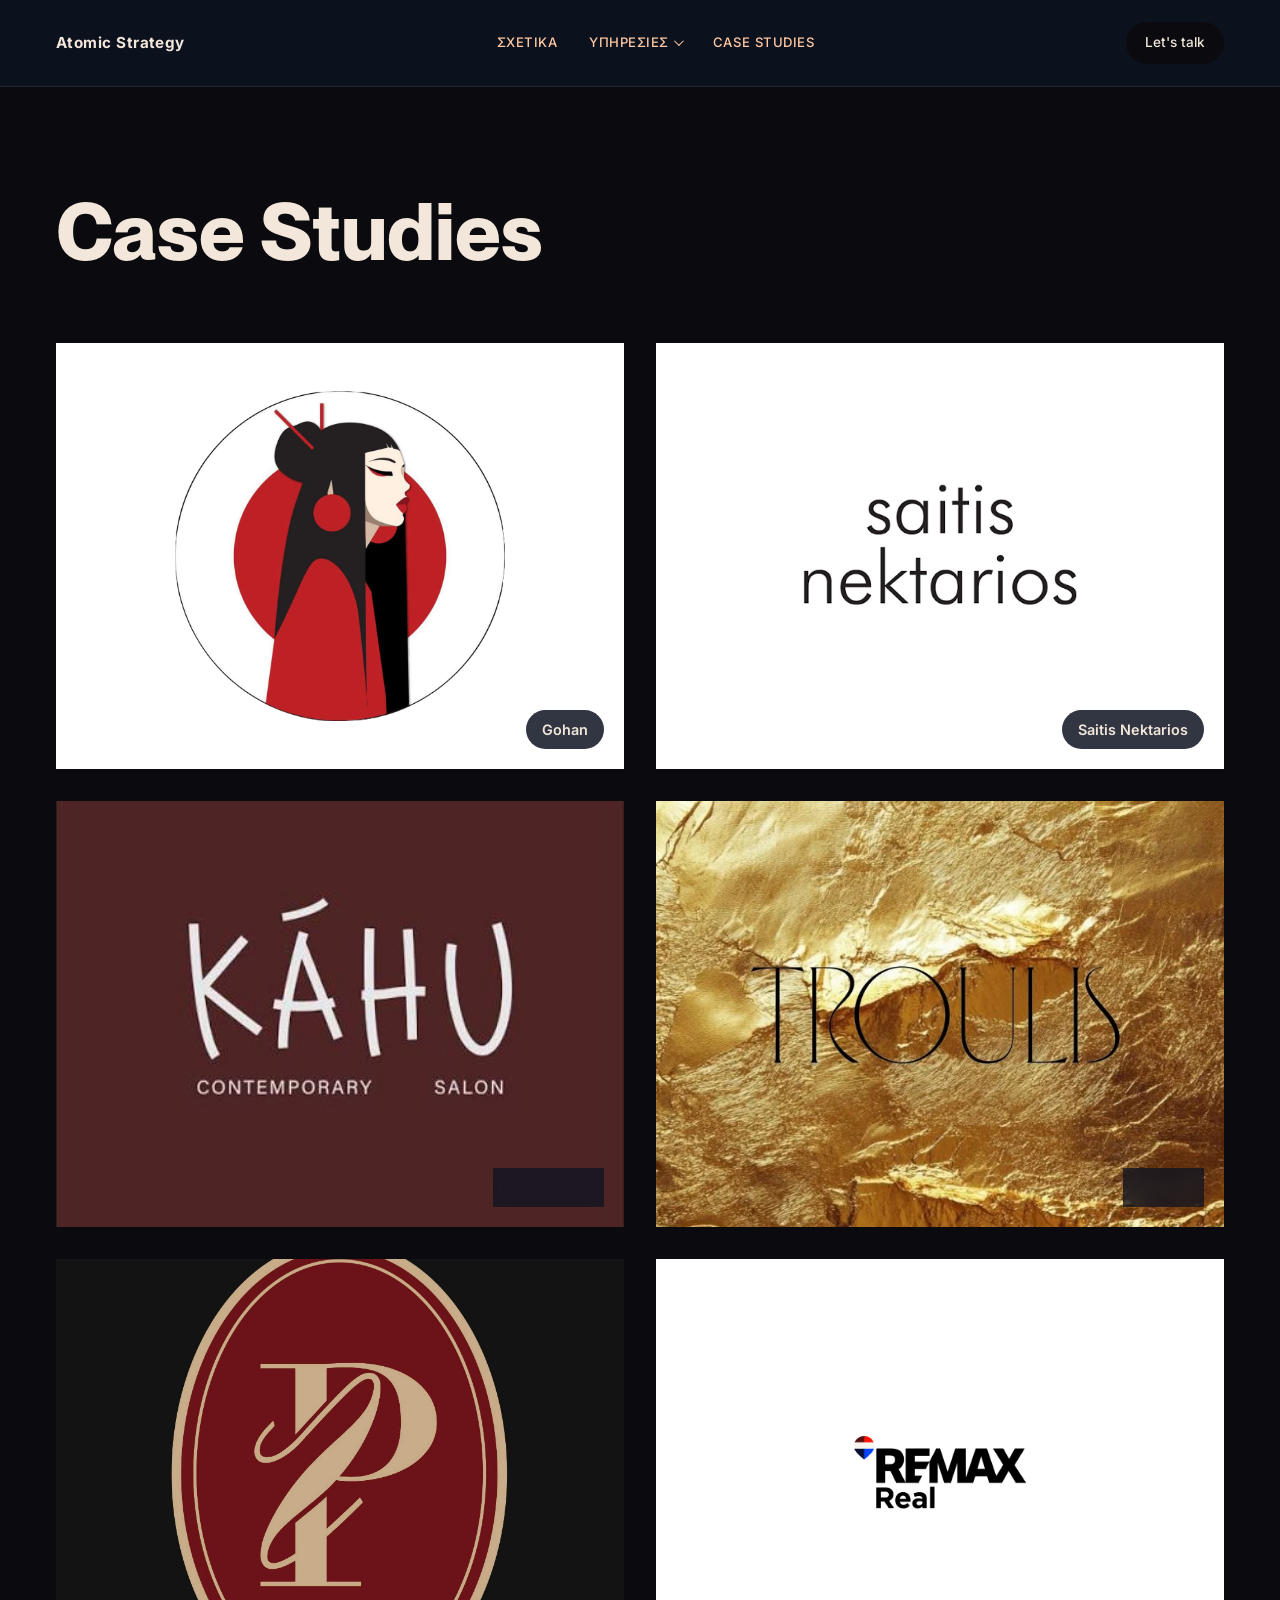
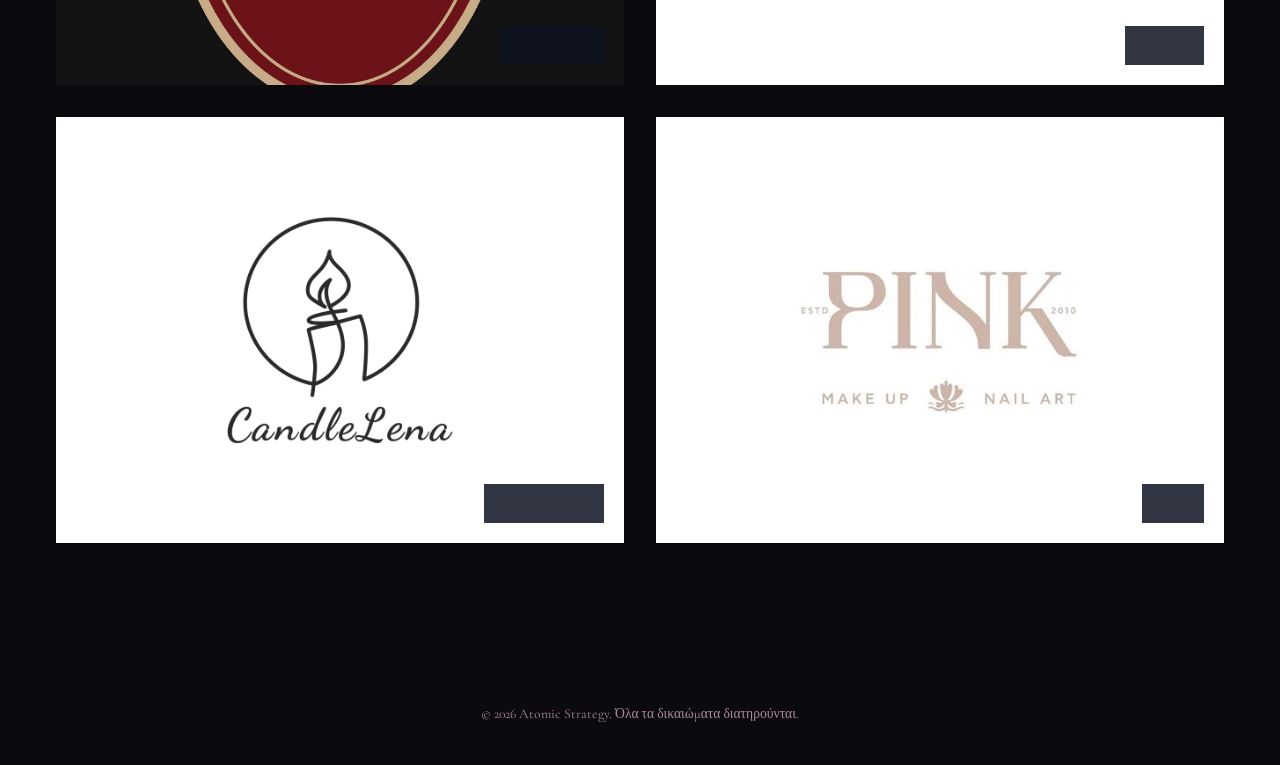
<file: case-studies.html>
<!DOCTYPE html>
<html lang="el">
<head>
<meta charset="UTF-8">
<meta name="viewport" content="width=device-width, initial-scale=1.0">
<title>Case Studies — Atomic Strategy</title>
<meta name="description" content="Brands που δουλέψαμε μαζί τους — social media, διαφημίσεις και web για κάθε ένα.">
<link rel="icon" type="image/svg+xml" href="assets/favicon.svg">
<link rel="preconnect" href="https://fonts.googleapis.com">
<link rel="preconnect" href="https://fonts.gstatic.com" crossorigin>
<link href="https://fonts.googleapis.com/css2?family=Inter:wght@400;500;600;700;800&family=Cormorant+Garamond:ital,wght@0,400;0,500;0,600;1,400&display=swap" rel="stylesheet">
<link rel="stylesheet" href="styles.css?v=202609209">
</head>
<body>

<header class="cs-header">
  <a href="index.html" class="cs-logo">Atomic Strategy</a>

  <nav class="cs-header-nav" aria-label="Κύρια πλοήγηση">
    <a href="index.html#about">Σχετικά</a>

    <div class="nav-dropdown">
      <button type="button" class="nav-dropdown-trigger" id="servicesDropdownTrigger" aria-expanded="false" aria-controls="servicesDropdownPanel">Υπηρεσίες</button>
      <div class="nav-dropdown-panel" id="servicesDropdownPanel" aria-hidden="true">
        <div class="nav-dropdown-grid">
          <a href="service-social-media.html" class="nav-dropdown-item">
            <span class="nav-dropdown-icon" aria-hidden="true"><svg class="icon-svg" viewBox="0 0 24 24" fill="none" stroke="currentColor" stroke-width="1.8" stroke-linecap="round" stroke-linejoin="round" aria-hidden="true"><path d="M21 11.5a8.38 8.38 0 0 1-.9 3.8 8.5 8.5 0 0 1-7.6 4.7 8.38 8.38 0 0 1-3.8-.9L3 21l1.9-5.7a8.38 8.38 0 0 1-.9-3.8 8.5 8.5 0 0 1 4.7-7.6 8.38 8.38 0 0 1 3.8-.9h.5a8.48 8.48 0 0 1 8 8v.5z"/></svg></span>
            <span class="nav-dropdown-text">
              <strong>Διαχείριση Social Media</strong>
              <span>Στρατηγική, παραγωγή και διαχείριση περιεχομένου για Meta &amp; TikTok, προσαρμοσμένα στο brand σου.</span>
            </span>
          </a>
          <a href="service-ads.html" class="nav-dropdown-item">
            <span class="nav-dropdown-icon" aria-hidden="true"><svg class="icon-svg" viewBox="0 0 24 24" fill="none" stroke="currentColor" stroke-width="1.8" stroke-linecap="round" stroke-linejoin="round" aria-hidden="true"><circle cx="12" cy="12" r="9"/><circle cx="12" cy="12" r="5"/><circle cx="12" cy="12" r="1.2" fill="currentColor" stroke="none"/></svg></span>
            <span class="nav-dropdown-text">
              <strong>Meta &amp; Google Ads</strong>
              <span>Καμπάνιες βασισμένες στο customer funnel, με στοχευμένο retargeting και μηνιαίο reporting.</span>
            </span>
          </a>
          <a href="service-web.html" class="nav-dropdown-item">
            <span class="nav-dropdown-icon" aria-hidden="true"><svg class="icon-svg" viewBox="0 0 24 24" fill="none" stroke="currentColor" stroke-width="1.8" stroke-linecap="round" stroke-linejoin="round" aria-hidden="true"><polygon points="13 2 3 14 12 14 11 22 21 10 12 10 13 2"/></svg></span>
            <span class="nav-dropdown-text">
              <strong>Κατασκευή Ιστοσελίδων</strong>
              <span>Γρήγορες, custom ιστοσελίδες φτιαγμένες να μετατρέπουν — όχι απλώς να δείχνουν ωραία.</span>
            </span>
          </a>
          <a href="service-brand-strategy.html" class="nav-dropdown-item">
            <span class="nav-dropdown-icon" aria-hidden="true"><svg class="icon-svg" viewBox="0 0 24 24" fill="none" stroke="currentColor" stroke-width="1.8" stroke-linecap="round" stroke-linejoin="round" aria-hidden="true"><line x1="7" y1="17" x2="17" y2="7"/><polyline points="7 7 17 7 17 17"/></svg></span>
            <span class="nav-dropdown-text">
              <strong>Brand Strategy</strong>
              <span>Θέση, αφήγηση και ταυτότητα που κάνουν το brand σου να ξεχωρίζει από το πλήθος.</span>
            </span>
          </a>
        </div>
        <a href="index.html#contact" class="nav-dropdown-footer">
          <span>Δεν ξέρεις από πού να ξεκινήσεις;</span>
          <span class="nav-dropdown-footer-cta">Κλείσε ένα ραντεβού <span aria-hidden="true">→</span></span>
        </a>
      </div>
    </div>

    <a href="case-studies.html">Case Studies</a>
  </nav>

  <a href="index.html#contact" class="btn btn-primary btn-small btn-cta-violet">Let's talk</a>
</header>

<main class="cs-main">
  <h1 class="cs-title">Case Studies</h1>

  <div class="cs-grid">
    <a href="index.html#contact" class="cs-item is-logo">
      <img src="assets/clients/gohan.png" alt="Gohan" loading="lazy">
      <span class="cs-item-name">Gohan</span>
    </a>
    <a href="index.html#contact" class="cs-item is-logo">
      <img src="assets/clients/saitis nektarios.png" alt="Saitis Nektarios" loading="lazy">
      <span class="cs-item-name">Saitis Nektarios</span>
    </a>
    <a href="index.html#contact" class="cs-item">
      <img src="assets/clients/kahu salon.jpeg" alt="Kahu Salon" loading="lazy">
      <span class="cs-item-name">Kahu Salon</span>
    </a>
    <a href="index.html#contact" class="cs-item">
      <img src="assets/clients/troulis.jpg" alt="Troulis" loading="lazy">
      <span class="cs-item-name">Troulis</span>
    </a>
    <a href="index.html#contact" class="cs-item">
      <img src="assets/clients/puertoink.jpg" alt="Puerto Ink" loading="lazy">
      <span class="cs-item-name">Puerto Ink</span>
    </a>
    <a href="index.html#contact" class="cs-item is-logo">
      <img src="assets/clients/remax.jpeg" alt="Remax" loading="lazy">
      <span class="cs-item-name">Remax</span>
    </a>
    <a href="index.html#contact" class="cs-item is-logo">
      <img src="assets/clients/candle lena.webp" alt="Candle Lena" loading="lazy">
      <span class="cs-item-name">Candle Lena</span>
    </a>
    <a href="index.html#contact" class="cs-item is-logo">
      <img src="assets/clients/pink.jpeg" alt="Pink" loading="lazy">
      <span class="cs-item-name">Pink</span>
    </a>
  </div>
</main>

<footer class="cs-footer">
  <span>© <span id="year"></span> Atomic Strategy. Όλα τα δικαιώματα διατηρούνται.</span>
</footer>

<script src="script.js?v=202609209"></script>
</body>
</html>
</file>
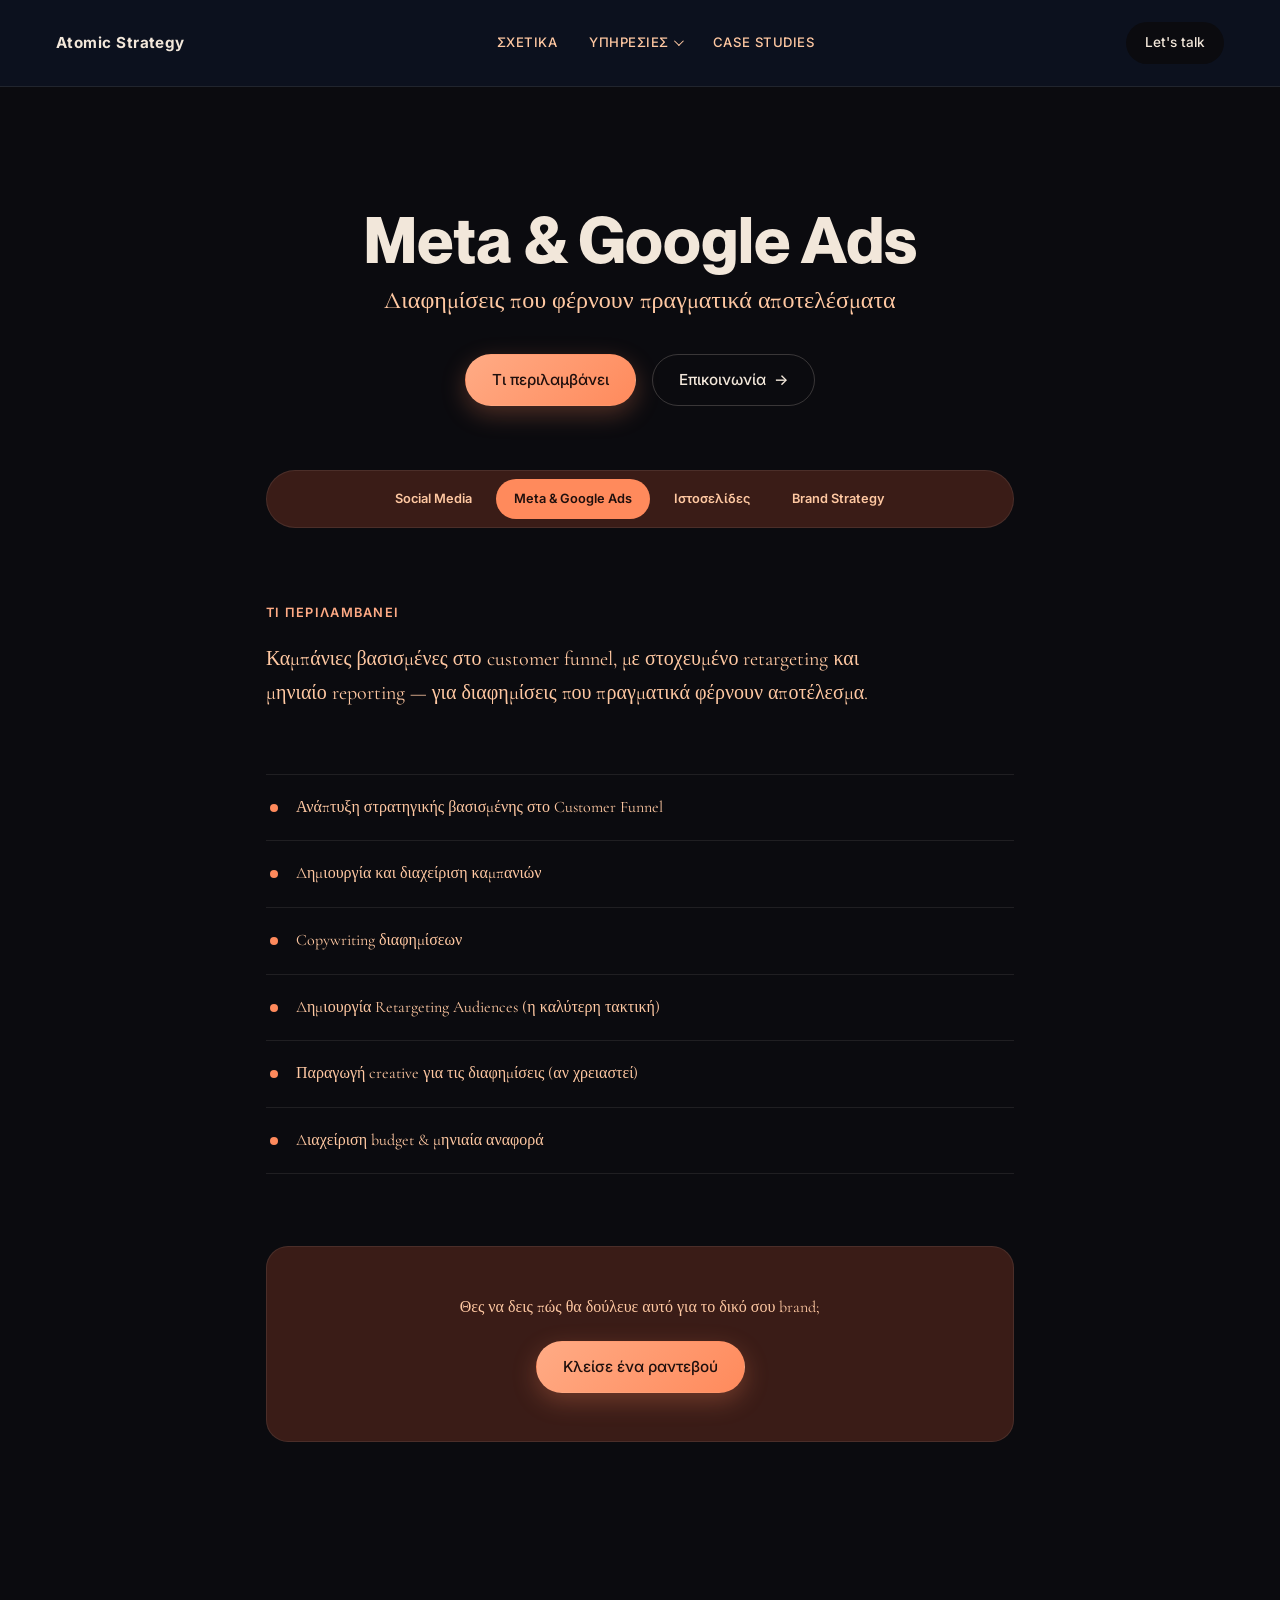
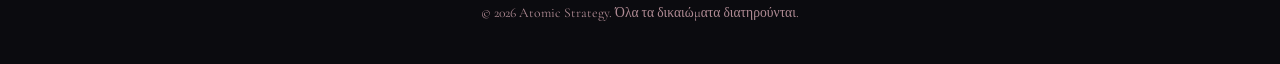
<file: service-ads.html>
<!DOCTYPE html>
<html lang="el">
<head>
<meta charset="UTF-8">
<meta name="viewport" content="width=device-width, initial-scale=1.0">
<title>Meta &amp; Google Ads — Atomic Strategy</title>
<meta name="description" content="Καμπάνιες βασισμένες στο customer funnel, με στοχευμένο retargeting και μηνιαίο reporting.">
<link rel="icon" type="image/svg+xml" href="assets/favicon.svg">
<link rel="preconnect" href="https://fonts.googleapis.com">
<link rel="preconnect" href="https://fonts.gstatic.com" crossorigin>
<link href="https://fonts.googleapis.com/css2?family=Inter:wght@400;500;600;700;800&family=Cormorant+Garamond:ital,wght@0,400;0,500;0,600;1,400&display=swap" rel="stylesheet">
<link rel="stylesheet" href="styles.css?v=202609209">
<style>
  :root {
    --bg: #1f0f0d;
    --bg-raised: #3a1c17;
    --bg-raised-2: #4d2620;
    --amber: #ff8a5c;
    --amber-bright: #ffab85;
    --amber-dim: #d96f45;
    --amber-glow: rgba(255, 138, 92, 0.28);
    --accent-ink: #1f0f0d;
  }
</style>
</head>
<body>

<header class="cs-header">
  <a href="index.html" class="cs-logo">Atomic Strategy</a>

  <nav class="cs-header-nav" aria-label="Κύρια πλοήγηση">
    <a href="index.html#about">Σχετικά</a>

    <div class="nav-dropdown">
      <button type="button" class="nav-dropdown-trigger" id="servicesDropdownTrigger" aria-expanded="false" aria-controls="servicesDropdownPanel">Υπηρεσίες</button>
      <div class="nav-dropdown-panel" id="servicesDropdownPanel" aria-hidden="true">
        <div class="nav-dropdown-grid">
          <a href="service-social-media.html" class="nav-dropdown-item">
            <span class="nav-dropdown-icon" aria-hidden="true"><svg class="icon-svg" viewBox="0 0 24 24" fill="none" stroke="currentColor" stroke-width="1.8" stroke-linecap="round" stroke-linejoin="round" aria-hidden="true"><path d="M21 11.5a8.38 8.38 0 0 1-.9 3.8 8.5 8.5 0 0 1-7.6 4.7 8.38 8.38 0 0 1-3.8-.9L3 21l1.9-5.7a8.38 8.38 0 0 1-.9-3.8 8.5 8.5 0 0 1 4.7-7.6 8.38 8.38 0 0 1 3.8-.9h.5a8.48 8.48 0 0 1 8 8v.5z"/></svg></span>
            <span class="nav-dropdown-text">
              <strong>Διαχείριση Social Media</strong>
              <span>Στρατηγική, παραγωγή και διαχείριση περιεχομένου για Meta &amp; TikTok, προσαρμοσμένα στο brand σου.</span>
            </span>
          </a>
          <a href="service-ads.html" class="nav-dropdown-item">
            <span class="nav-dropdown-icon" aria-hidden="true"><svg class="icon-svg" viewBox="0 0 24 24" fill="none" stroke="currentColor" stroke-width="1.8" stroke-linecap="round" stroke-linejoin="round" aria-hidden="true"><circle cx="12" cy="12" r="9"/><circle cx="12" cy="12" r="5"/><circle cx="12" cy="12" r="1.2" fill="currentColor" stroke="none"/></svg></span>
            <span class="nav-dropdown-text">
              <strong>Meta &amp; Google Ads</strong>
              <span>Καμπάνιες βασισμένες στο customer funnel, με στοχευμένο retargeting και μηνιαίο reporting.</span>
            </span>
          </a>
          <a href="service-web.html" class="nav-dropdown-item">
            <span class="nav-dropdown-icon" aria-hidden="true"><svg class="icon-svg" viewBox="0 0 24 24" fill="none" stroke="currentColor" stroke-width="1.8" stroke-linecap="round" stroke-linejoin="round" aria-hidden="true"><polygon points="13 2 3 14 12 14 11 22 21 10 12 10 13 2"/></svg></span>
            <span class="nav-dropdown-text">
              <strong>Κατασκευή Ιστοσελίδων</strong>
              <span>Γρήγορες, custom ιστοσελίδες φτιαγμένες να μετατρέπουν — όχι απλώς να δείχνουν ωραία.</span>
            </span>
          </a>
          <a href="service-brand-strategy.html" class="nav-dropdown-item">
            <span class="nav-dropdown-icon" aria-hidden="true"><svg class="icon-svg" viewBox="0 0 24 24" fill="none" stroke="currentColor" stroke-width="1.8" stroke-linecap="round" stroke-linejoin="round" aria-hidden="true"><line x1="7" y1="17" x2="17" y2="7"/><polyline points="7 7 17 7 17 17"/></svg></span>
            <span class="nav-dropdown-text">
              <strong>Brand Strategy</strong>
              <span>Θέση, αφήγηση και ταυτότητα που κάνουν το brand σου να ξεχωρίζει από το πλήθος.</span>
            </span>
          </a>
        </div>
        <a href="index.html#contact" class="nav-dropdown-footer">
          <span>Δεν ξέρεις από πού να ξεκινήσεις;</span>
          <span class="nav-dropdown-footer-cta">Κλείσε ένα ραντεβού <span aria-hidden="true">→</span></span>
        </a>
      </div>
    </div>

    <a href="case-studies.html">Case Studies</a>
  </nav>

  <a href="index.html#contact" class="btn btn-primary btn-small btn-cta-violet">Let's talk</a>
</header>

<main class="svc-detail-main">
  <section class="svc-hero">
    <h1 class="svc-hero-title">Meta &amp; Google Ads</h1>
    <p class="svc-hero-tagline">Διαφημίσεις που φέρνουν πραγματικά αποτελέσματα</p>
    <div class="svc-hero-actions">
      <a href="#svc-details" class="btn btn-primary">Τι περιλαμβάνει</a>
      <a href="index.html#contact" class="btn btn-ghost">Επικοινωνία <span aria-hidden="true">→</span></a>
    </div>
  </section>

  <nav class="svc-switch" aria-label="Άλλες υπηρεσίες">
    <a href="service-social-media.html" class="svc-switch-item">Social Media</a>
    <a href="service-ads.html" class="svc-switch-item is-active">Meta &amp; Google Ads</a>
    <a href="service-web.html" class="svc-switch-item">Ιστοσελίδες</a>
    <a href="service-brand-strategy.html" class="svc-switch-item">Brand Strategy</a>
  </nav>

  <div id="svc-details">
    <p class="svc-detail-eyebrow">Τι περιλαμβάνει</p>
    <p class="svc-detail-lead">Καμπάνιες βασισμένες στο customer funnel, με στοχευμένο retargeting και μηνιαίο reporting — για διαφημίσεις που πραγματικά φέρνουν αποτέλεσμα.</p>

    <ul class="svc-detail-list">
      <li>Ανάπτυξη στρατηγικής βασισμένης στο Customer Funnel</li>
      <li>Δημιουργία και διαχείριση καμπανιών</li>
      <li>Copywriting διαφημίσεων</li>
      <li>Δημιουργία Retargeting Audiences (η καλύτερη τακτική)</li>
      <li>Παραγωγή creative για τις διαφημίσεις (αν χρειαστεί)</li>
      <li>Διαχείριση budget &amp; μηνιαία αναφορά</li>
    </ul>

    <div class="svc-detail-cta">
      <p>Θες να δεις πώς θα δούλευε αυτό για το δικό σου brand;</p>
      <a href="index.html#contact" class="btn btn-primary">Κλείσε ένα ραντεβού</a>
    </div>
  </div>
</main>

<footer class="cs-footer">
  <span>© <span id="year"></span> Atomic Strategy. Όλα τα δικαιώματα διατηρούνται.</span>
</footer>

<script src="script.js?v=202609209"></script>
</body>
</html>
</file>
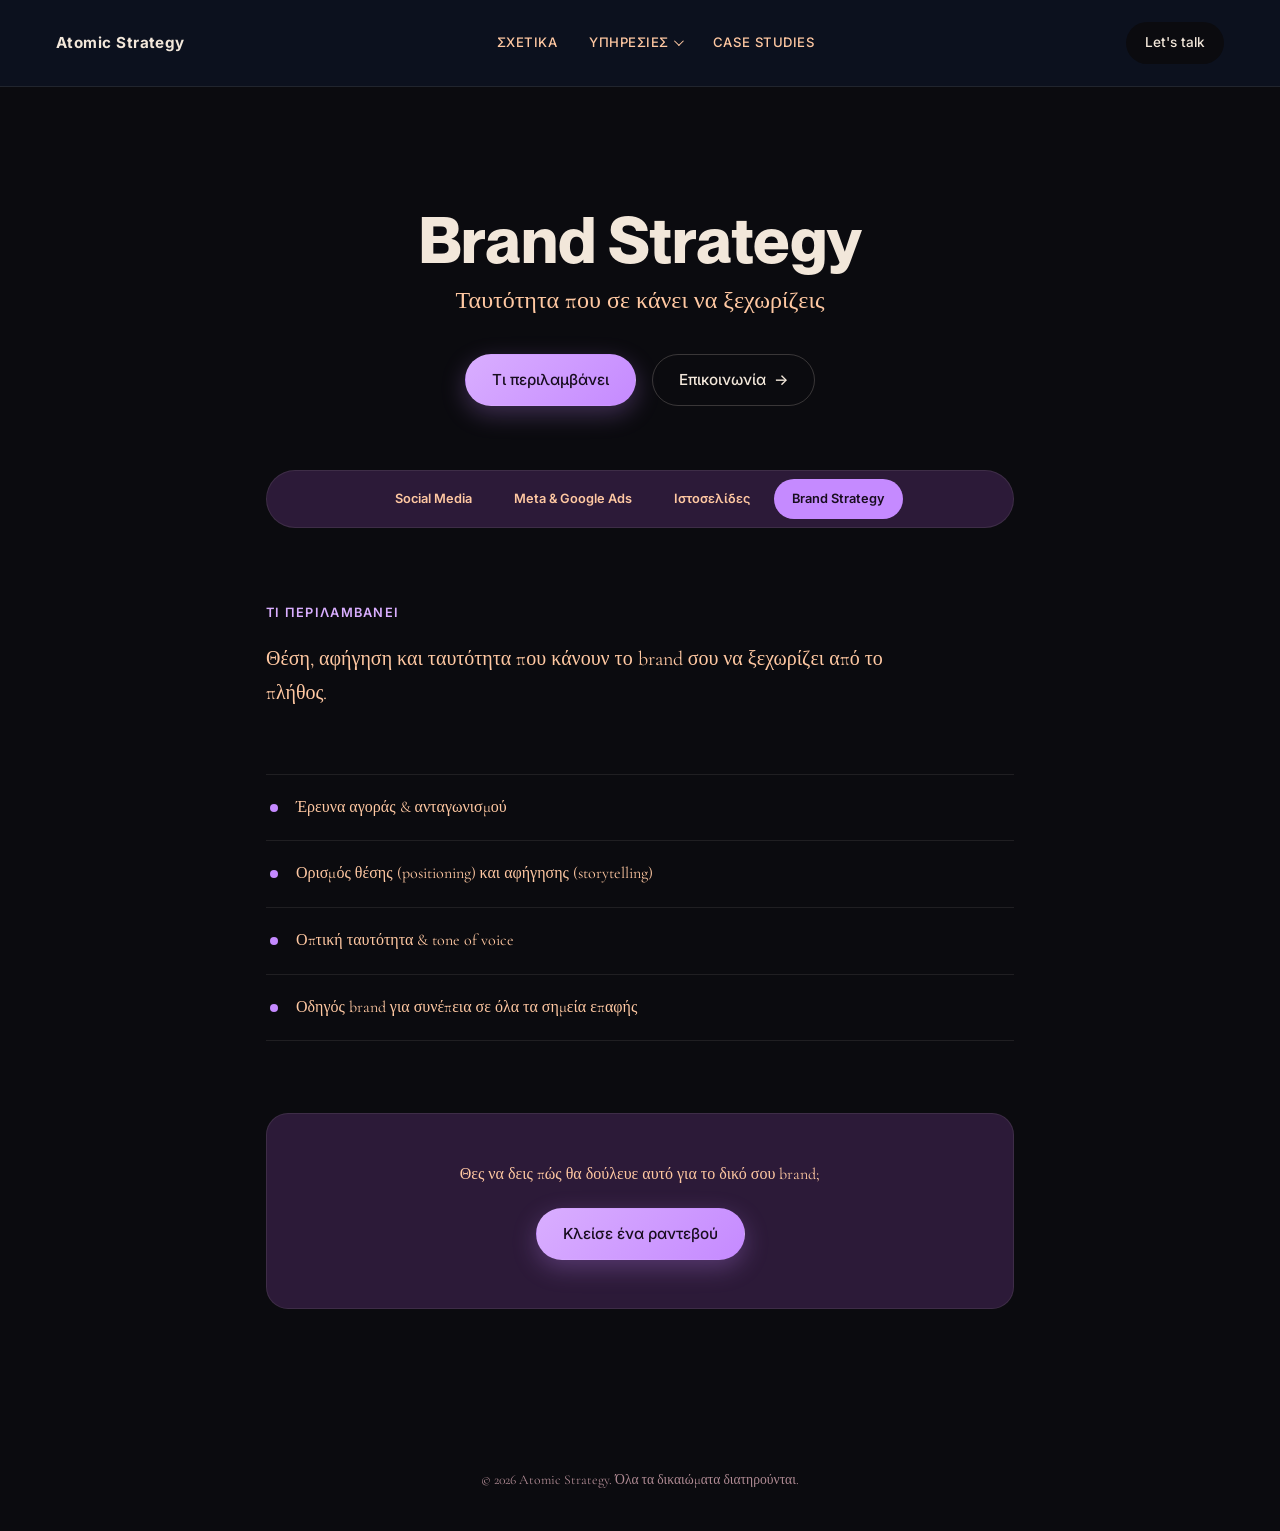
<file: service-brand-strategy.html>
<!DOCTYPE html>
<html lang="el">
<head>
<meta charset="UTF-8">
<meta name="viewport" content="width=device-width, initial-scale=1.0">
<title>Brand Strategy — Atomic Strategy</title>
<meta name="description" content="Θέση, αφήγηση και ταυτότητα που κάνουν το brand σου να ξεχωρίζει από το πλήθος.">
<link rel="icon" type="image/svg+xml" href="assets/favicon.svg">
<link rel="preconnect" href="https://fonts.googleapis.com">
<link rel="preconnect" href="https://fonts.gstatic.com" crossorigin>
<link href="https://fonts.googleapis.com/css2?family=Inter:wght@400;500;600;700;800&family=Cormorant+Garamond:ital,wght@0,400;0,500;0,600;1,400&display=swap" rel="stylesheet">
<link rel="stylesheet" href="styles.css?v=202609209">
<style>
  :root {
    --bg: #180d1f;
    --bg-raised: #2c1a38;
    --bg-raised-2: #3a2249;
    --amber: #c58aff;
    --amber-bright: #d9aeff;
    --amber-dim: #a06bdb;
    --amber-glow: rgba(197, 138, 255, 0.28);
    --accent-ink: #180d1f;
  }
</style>
</head>
<body>

<header class="cs-header">
  <a href="index.html" class="cs-logo">Atomic Strategy</a>

  <nav class="cs-header-nav" aria-label="Κύρια πλοήγηση">
    <a href="index.html#about">Σχετικά</a>

    <div class="nav-dropdown">
      <button type="button" class="nav-dropdown-trigger" id="servicesDropdownTrigger" aria-expanded="false" aria-controls="servicesDropdownPanel">Υπηρεσίες</button>
      <div class="nav-dropdown-panel" id="servicesDropdownPanel" aria-hidden="true">
        <div class="nav-dropdown-grid">
          <a href="service-social-media.html" class="nav-dropdown-item">
            <span class="nav-dropdown-icon" aria-hidden="true"><svg class="icon-svg" viewBox="0 0 24 24" fill="none" stroke="currentColor" stroke-width="1.8" stroke-linecap="round" stroke-linejoin="round" aria-hidden="true"><path d="M21 11.5a8.38 8.38 0 0 1-.9 3.8 8.5 8.5 0 0 1-7.6 4.7 8.38 8.38 0 0 1-3.8-.9L3 21l1.9-5.7a8.38 8.38 0 0 1-.9-3.8 8.5 8.5 0 0 1 4.7-7.6 8.38 8.38 0 0 1 3.8-.9h.5a8.48 8.48 0 0 1 8 8v.5z"/></svg></span>
            <span class="nav-dropdown-text">
              <strong>Διαχείριση Social Media</strong>
              <span>Στρατηγική, παραγωγή και διαχείριση περιεχομένου για Meta &amp; TikTok, προσαρμοσμένα στο brand σου.</span>
            </span>
          </a>
          <a href="service-ads.html" class="nav-dropdown-item">
            <span class="nav-dropdown-icon" aria-hidden="true"><svg class="icon-svg" viewBox="0 0 24 24" fill="none" stroke="currentColor" stroke-width="1.8" stroke-linecap="round" stroke-linejoin="round" aria-hidden="true"><circle cx="12" cy="12" r="9"/><circle cx="12" cy="12" r="5"/><circle cx="12" cy="12" r="1.2" fill="currentColor" stroke="none"/></svg></span>
            <span class="nav-dropdown-text">
              <strong>Meta &amp; Google Ads</strong>
              <span>Καμπάνιες βασισμένες στο customer funnel, με στοχευμένο retargeting και μηνιαίο reporting.</span>
            </span>
          </a>
          <a href="service-web.html" class="nav-dropdown-item">
            <span class="nav-dropdown-icon" aria-hidden="true"><svg class="icon-svg" viewBox="0 0 24 24" fill="none" stroke="currentColor" stroke-width="1.8" stroke-linecap="round" stroke-linejoin="round" aria-hidden="true"><polygon points="13 2 3 14 12 14 11 22 21 10 12 10 13 2"/></svg></span>
            <span class="nav-dropdown-text">
              <strong>Κατασκευή Ιστοσελίδων</strong>
              <span>Γρήγορες, custom ιστοσελίδες φτιαγμένες να μετατρέπουν — όχι απλώς να δείχνουν ωραία.</span>
            </span>
          </a>
          <a href="service-brand-strategy.html" class="nav-dropdown-item">
            <span class="nav-dropdown-icon" aria-hidden="true"><svg class="icon-svg" viewBox="0 0 24 24" fill="none" stroke="currentColor" stroke-width="1.8" stroke-linecap="round" stroke-linejoin="round" aria-hidden="true"><line x1="7" y1="17" x2="17" y2="7"/><polyline points="7 7 17 7 17 17"/></svg></span>
            <span class="nav-dropdown-text">
              <strong>Brand Strategy</strong>
              <span>Θέση, αφήγηση και ταυτότητα που κάνουν το brand σου να ξεχωρίζει από το πλήθος.</span>
            </span>
          </a>
        </div>
        <a href="index.html#contact" class="nav-dropdown-footer">
          <span>Δεν ξέρεις από πού να ξεκινήσεις;</span>
          <span class="nav-dropdown-footer-cta">Κλείσε ένα ραντεβού <span aria-hidden="true">→</span></span>
        </a>
      </div>
    </div>

    <a href="case-studies.html">Case Studies</a>
  </nav>

  <a href="index.html#contact" class="btn btn-primary btn-small btn-cta-violet">Let's talk</a>
</header>

<main class="svc-detail-main">
  <section class="svc-hero">
    <h1 class="svc-hero-title">Brand Strategy</h1>
    <p class="svc-hero-tagline">Ταυτότητα που σε κάνει να ξεχωρίζεις</p>
    <div class="svc-hero-actions">
      <a href="#svc-details" class="btn btn-primary">Τι περιλαμβάνει</a>
      <a href="index.html#contact" class="btn btn-ghost">Επικοινωνία <span aria-hidden="true">→</span></a>
    </div>
  </section>

  <nav class="svc-switch" aria-label="Άλλες υπηρεσίες">
    <a href="service-social-media.html" class="svc-switch-item">Social Media</a>
    <a href="service-ads.html" class="svc-switch-item">Meta &amp; Google Ads</a>
    <a href="service-web.html" class="svc-switch-item">Ιστοσελίδες</a>
    <a href="service-brand-strategy.html" class="svc-switch-item is-active">Brand Strategy</a>
  </nav>

  <div id="svc-details">
    <p class="svc-detail-eyebrow">Τι περιλαμβάνει</p>
    <p class="svc-detail-lead">Θέση, αφήγηση και ταυτότητα που κάνουν το brand σου να ξεχωρίζει από το πλήθος.</p>

    <ul class="svc-detail-list">
      <li>Έρευνα αγοράς &amp; ανταγωνισμού</li>
      <li>Ορισμός θέσης (positioning) και αφήγησης (storytelling)</li>
      <li>Οπτική ταυτότητα &amp; tone of voice</li>
      <li>Οδηγός brand για συνέπεια σε όλα τα σημεία επαφής</li>
    </ul>

    <div class="svc-detail-cta">
      <p>Θες να δεις πώς θα δούλευε αυτό για το δικό σου brand;</p>
      <a href="index.html#contact" class="btn btn-primary">Κλείσε ένα ραντεβού</a>
    </div>
  </div>
</main>

<footer class="cs-footer">
  <span>© <span id="year"></span> Atomic Strategy. Όλα τα δικαιώματα διατηρούνται.</span>
</footer>

<script src="script.js?v=202609209"></script>
</body>
</html>
</file>
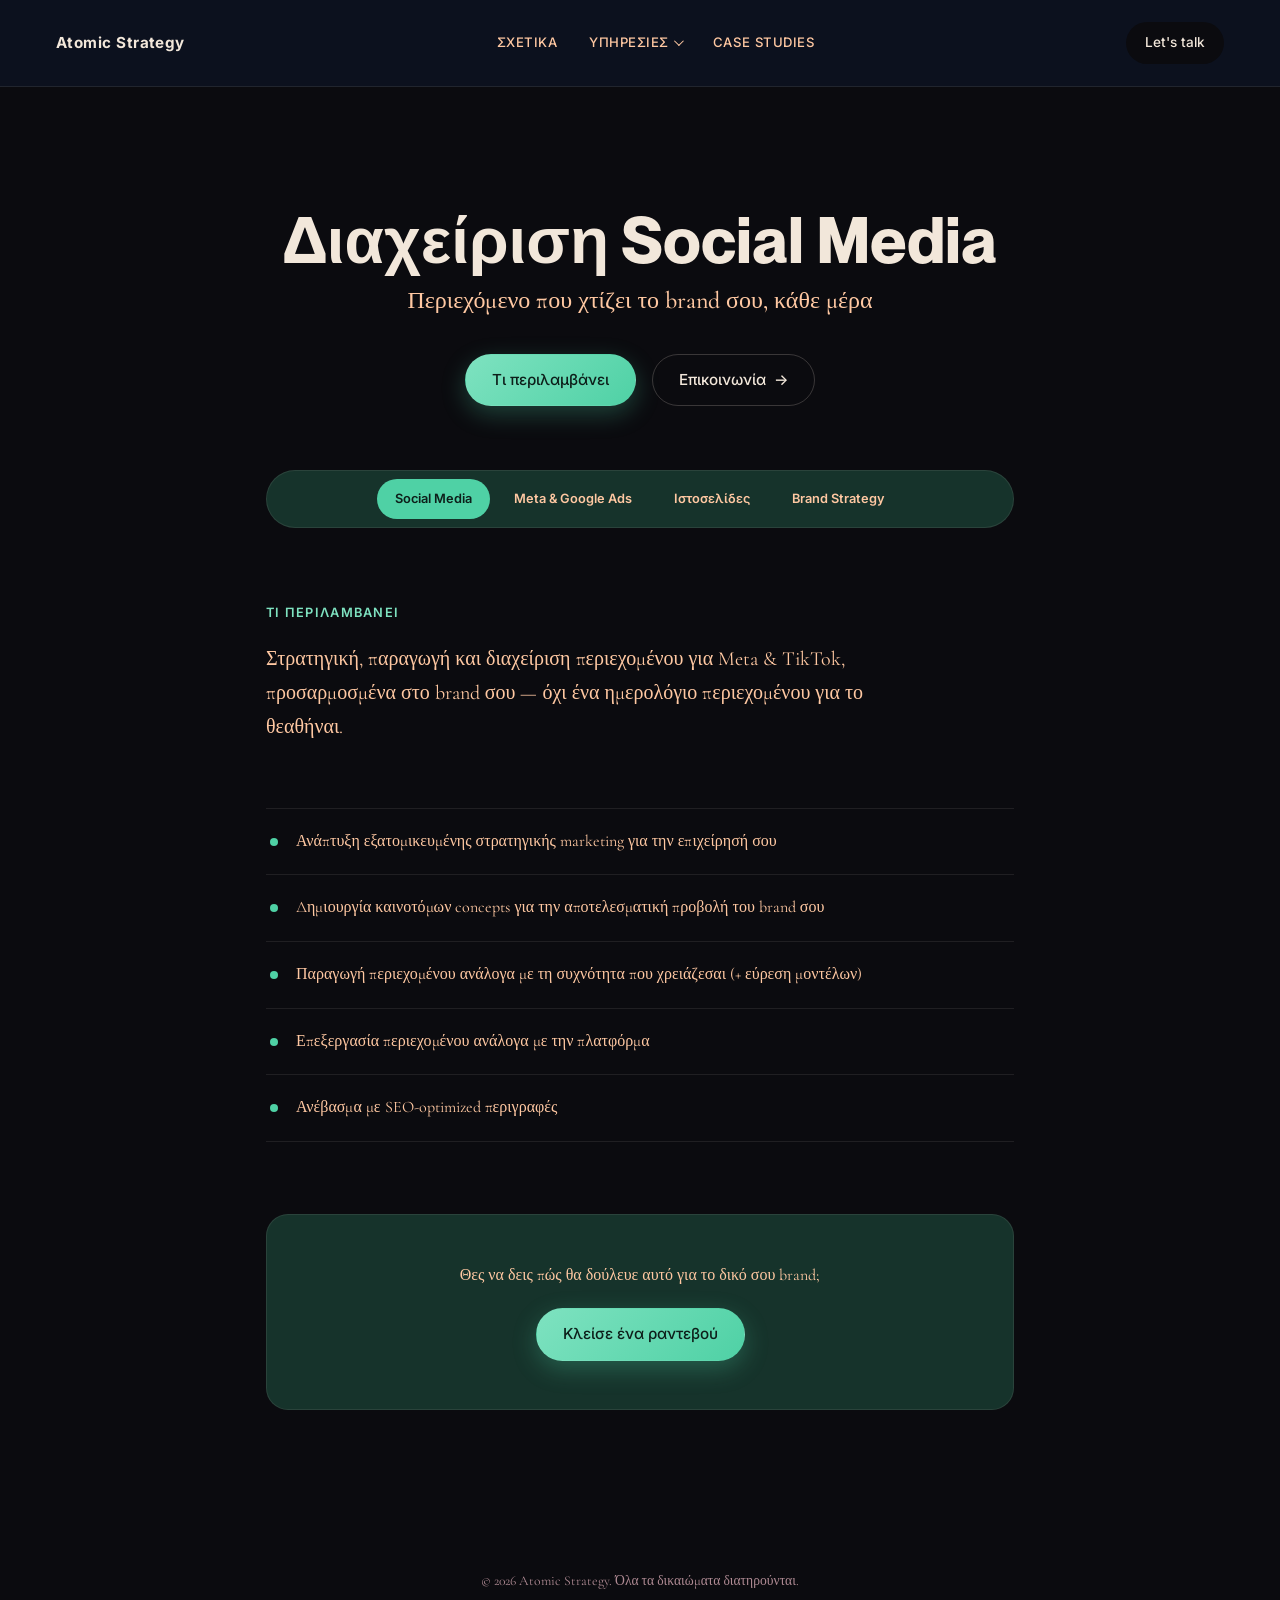
<file: service-social-media.html>
<!DOCTYPE html>
<html lang="el">
<head>
<meta charset="UTF-8">
<meta name="viewport" content="width=device-width, initial-scale=1.0">
<title>Διαχείριση Social Media — Atomic Strategy</title>
<meta name="description" content="Στρατηγική, παραγωγή και διαχείριση περιεχομένου για Meta &amp; TikTok, προσαρμοσμένα στο brand σου.">
<link rel="icon" type="image/svg+xml" href="assets/favicon.svg">
<link rel="preconnect" href="https://fonts.googleapis.com">
<link rel="preconnect" href="https://fonts.gstatic.com" crossorigin>
<link href="https://fonts.googleapis.com/css2?family=Inter:wght@400;500;600;700;800&family=Cormorant+Garamond:ital,wght@0,400;0,500;0,600;1,400&display=swap" rel="stylesheet">
<link rel="stylesheet" href="styles.css?v=202609209">
<style>
  :root {
    --bg: #0d1f1a;
    --bg-raised: #16332b;
    --bg-raised-2: #1f4438;
    --amber: #4fd1a5;
    --amber-bright: #7ee2c0;
    --amber-dim: #3ba883;
    --amber-glow: rgba(79, 209, 165, 0.28);
    --accent-ink: #0d1f1a;
  }
</style>
</head>
<body>

<header class="cs-header">
  <a href="index.html" class="cs-logo">Atomic Strategy</a>

  <nav class="cs-header-nav" aria-label="Κύρια πλοήγηση">
    <a href="index.html#about">Σχετικά</a>

    <div class="nav-dropdown">
      <button type="button" class="nav-dropdown-trigger" id="servicesDropdownTrigger" aria-expanded="false" aria-controls="servicesDropdownPanel">Υπηρεσίες</button>
      <div class="nav-dropdown-panel" id="servicesDropdownPanel" aria-hidden="true">
        <div class="nav-dropdown-grid">
          <a href="service-social-media.html" class="nav-dropdown-item">
            <span class="nav-dropdown-icon" aria-hidden="true"><svg class="icon-svg" viewBox="0 0 24 24" fill="none" stroke="currentColor" stroke-width="1.8" stroke-linecap="round" stroke-linejoin="round" aria-hidden="true"><path d="M21 11.5a8.38 8.38 0 0 1-.9 3.8 8.5 8.5 0 0 1-7.6 4.7 8.38 8.38 0 0 1-3.8-.9L3 21l1.9-5.7a8.38 8.38 0 0 1-.9-3.8 8.5 8.5 0 0 1 4.7-7.6 8.38 8.38 0 0 1 3.8-.9h.5a8.48 8.48 0 0 1 8 8v.5z"/></svg></span>
            <span class="nav-dropdown-text">
              <strong>Διαχείριση Social Media</strong>
              <span>Στρατηγική, παραγωγή και διαχείριση περιεχομένου για Meta &amp; TikTok, προσαρμοσμένα στο brand σου.</span>
            </span>
          </a>
          <a href="service-ads.html" class="nav-dropdown-item">
            <span class="nav-dropdown-icon" aria-hidden="true"><svg class="icon-svg" viewBox="0 0 24 24" fill="none" stroke="currentColor" stroke-width="1.8" stroke-linecap="round" stroke-linejoin="round" aria-hidden="true"><circle cx="12" cy="12" r="9"/><circle cx="12" cy="12" r="5"/><circle cx="12" cy="12" r="1.2" fill="currentColor" stroke="none"/></svg></span>
            <span class="nav-dropdown-text">
              <strong>Meta &amp; Google Ads</strong>
              <span>Καμπάνιες βασισμένες στο customer funnel, με στοχευμένο retargeting και μηνιαίο reporting.</span>
            </span>
          </a>
          <a href="service-web.html" class="nav-dropdown-item">
            <span class="nav-dropdown-icon" aria-hidden="true"><svg class="icon-svg" viewBox="0 0 24 24" fill="none" stroke="currentColor" stroke-width="1.8" stroke-linecap="round" stroke-linejoin="round" aria-hidden="true"><polygon points="13 2 3 14 12 14 11 22 21 10 12 10 13 2"/></svg></span>
            <span class="nav-dropdown-text">
              <strong>Κατασκευή Ιστοσελίδων</strong>
              <span>Γρήγορες, custom ιστοσελίδες φτιαγμένες να μετατρέπουν — όχι απλώς να δείχνουν ωραία.</span>
            </span>
          </a>
          <a href="service-brand-strategy.html" class="nav-dropdown-item">
            <span class="nav-dropdown-icon" aria-hidden="true"><svg class="icon-svg" viewBox="0 0 24 24" fill="none" stroke="currentColor" stroke-width="1.8" stroke-linecap="round" stroke-linejoin="round" aria-hidden="true"><line x1="7" y1="17" x2="17" y2="7"/><polyline points="7 7 17 7 17 17"/></svg></span>
            <span class="nav-dropdown-text">
              <strong>Brand Strategy</strong>
              <span>Θέση, αφήγηση και ταυτότητα που κάνουν το brand σου να ξεχωρίζει από το πλήθος.</span>
            </span>
          </a>
        </div>
        <a href="index.html#contact" class="nav-dropdown-footer">
          <span>Δεν ξέρεις από πού να ξεκινήσεις;</span>
          <span class="nav-dropdown-footer-cta">Κλείσε ένα ραντεβού <span aria-hidden="true">→</span></span>
        </a>
      </div>
    </div>

    <a href="case-studies.html">Case Studies</a>
  </nav>

  <a href="index.html#contact" class="btn btn-primary btn-small btn-cta-violet">Let's talk</a>
</header>

<main class="svc-detail-main">
  <section class="svc-hero">
    <h1 class="svc-hero-title">Διαχείριση Social Media</h1>
    <p class="svc-hero-tagline">Περιεχόμενο που χτίζει το brand σου, κάθε μέρα</p>
    <div class="svc-hero-actions">
      <a href="#svc-details" class="btn btn-primary">Τι περιλαμβάνει</a>
      <a href="index.html#contact" class="btn btn-ghost">Επικοινωνία <span aria-hidden="true">→</span></a>
    </div>
  </section>

  <nav class="svc-switch" aria-label="Άλλες υπηρεσίες">
    <a href="service-social-media.html" class="svc-switch-item is-active">Social Media</a>
    <a href="service-ads.html" class="svc-switch-item">Meta &amp; Google Ads</a>
    <a href="service-web.html" class="svc-switch-item">Ιστοσελίδες</a>
    <a href="service-brand-strategy.html" class="svc-switch-item">Brand Strategy</a>
  </nav>

  <div id="svc-details">
    <p class="svc-detail-eyebrow">Τι περιλαμβάνει</p>
    <p class="svc-detail-lead">Στρατηγική, παραγωγή και διαχείριση περιεχομένου για Meta &amp; TikTok, προσαρμοσμένα στο brand σου — όχι ένα ημερολόγιο περιεχομένου για το θεαθήναι.</p>

    <ul class="svc-detail-list">
      <li>Ανάπτυξη εξατομικευμένης στρατηγικής marketing για την επιχείρησή σου</li>
      <li>Δημιουργία καινοτόμων concepts για την αποτελεσματική προβολή του brand σου</li>
      <li>Παραγωγή περιεχομένου ανάλογα με τη συχνότητα που χρειάζεσαι (+ εύρεση μοντέλων)</li>
      <li>Επεξεργασία περιεχομένου ανάλογα με την πλατφόρμα</li>
      <li>Ανέβασμα με SEO-optimized περιγραφές</li>
    </ul>

    <div class="svc-detail-cta">
      <p>Θες να δεις πώς θα δούλευε αυτό για το δικό σου brand;</p>
      <a href="index.html#contact" class="btn btn-primary">Κλείσε ένα ραντεβού</a>
    </div>
  </div>
</main>

<footer class="cs-footer">
  <span>© <span id="year"></span> Atomic Strategy. Όλα τα δικαιώματα διατηρούνται.</span>
</footer>

<script src="script.js?v=202609209"></script>
</body>
</html>
</file>
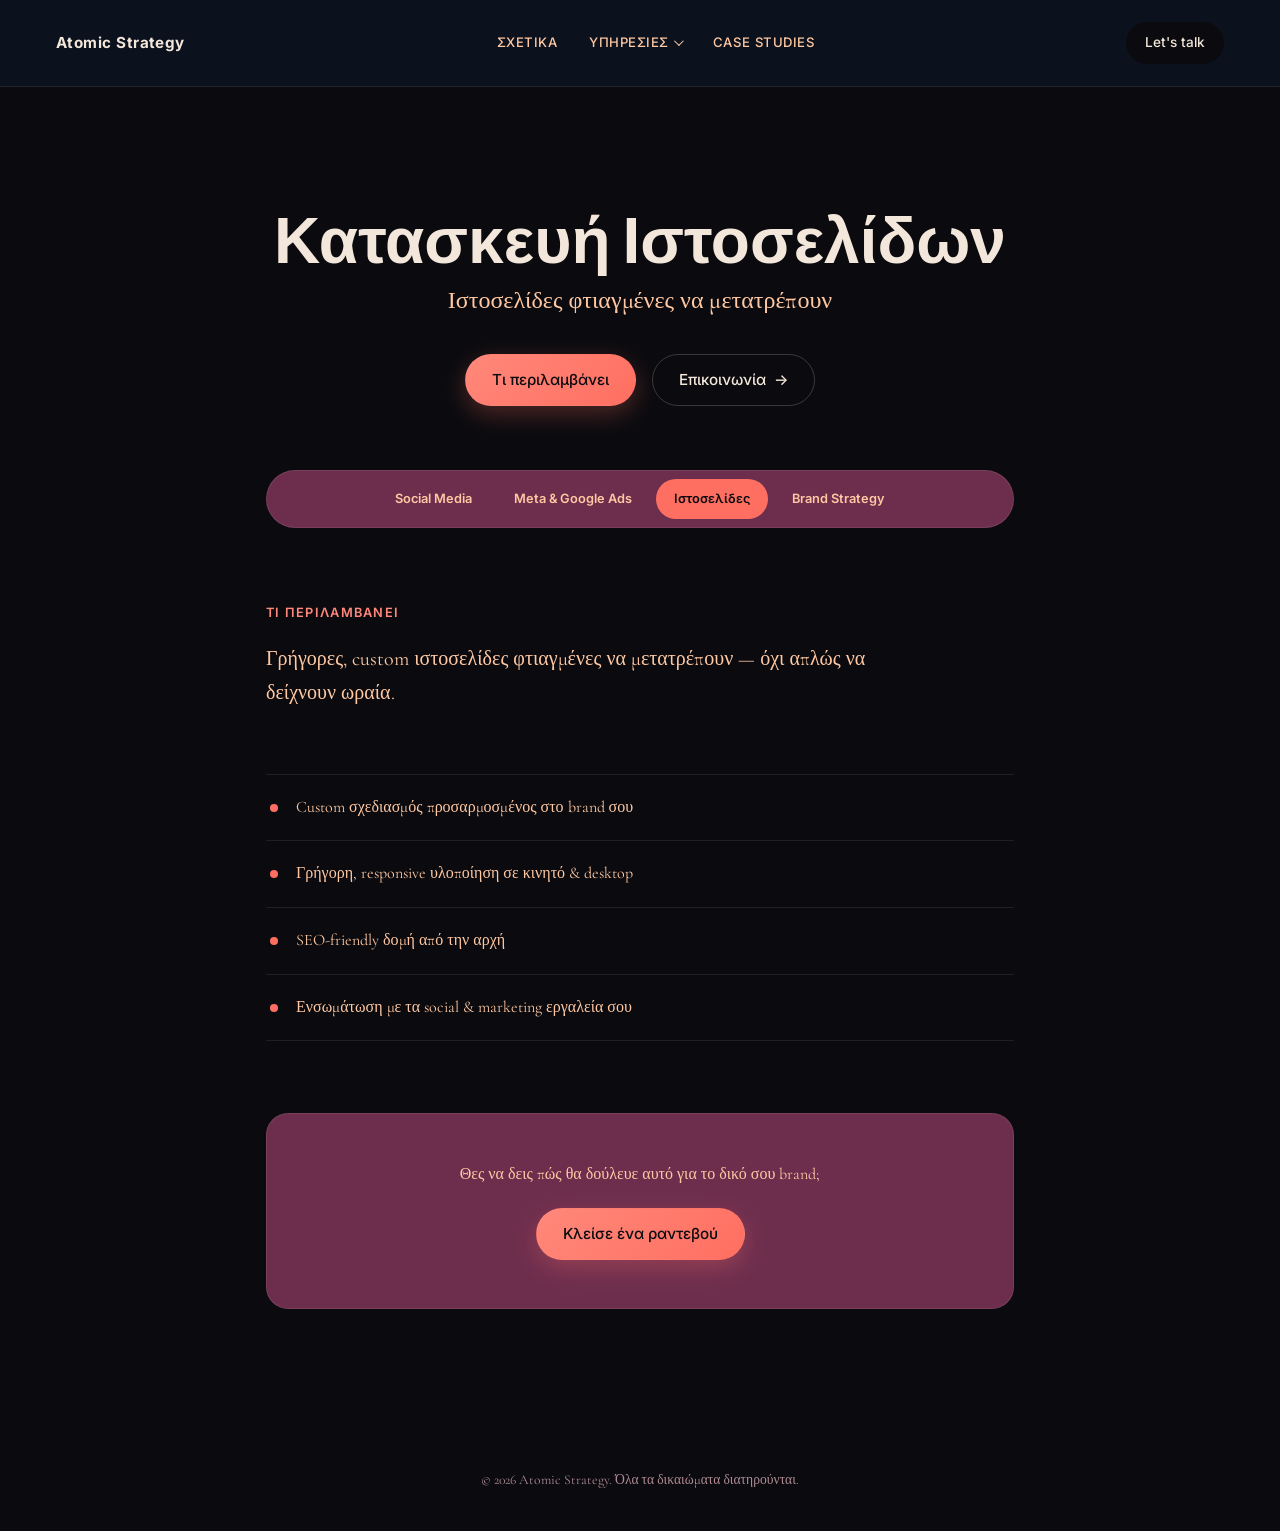
<file: service-web.html>
<!DOCTYPE html>
<html lang="el">
<head>
<meta charset="UTF-8">
<meta name="viewport" content="width=device-width, initial-scale=1.0">
<title>Κατασκευή Ιστοσελίδων — Atomic Strategy</title>
<meta name="description" content="Γρήγορες, custom ιστοσελίδες φτιαγμένες να μετατρέπουν — όχι απλώς να δείχνουν ωραία.">
<link rel="icon" type="image/svg+xml" href="assets/favicon.svg">
<link rel="preconnect" href="https://fonts.googleapis.com">
<link rel="preconnect" href="https://fonts.gstatic.com" crossorigin>
<link href="https://fonts.googleapis.com/css2?family=Inter:wght@400;500;600;700;800&family=Cormorant+Garamond:ital,wght@0,400;0,500;0,600;1,400&display=swap" rel="stylesheet">
<link rel="stylesheet" href="styles.css?v=202609209">
</head>
<body>

<header class="cs-header">
  <a href="index.html" class="cs-logo">Atomic Strategy</a>

  <nav class="cs-header-nav" aria-label="Κύρια πλοήγηση">
    <a href="index.html#about">Σχετικά</a>

    <div class="nav-dropdown">
      <button type="button" class="nav-dropdown-trigger" id="servicesDropdownTrigger" aria-expanded="false" aria-controls="servicesDropdownPanel">Υπηρεσίες</button>
      <div class="nav-dropdown-panel" id="servicesDropdownPanel" aria-hidden="true">
        <div class="nav-dropdown-grid">
          <a href="service-social-media.html" class="nav-dropdown-item">
            <span class="nav-dropdown-icon" aria-hidden="true"><svg class="icon-svg" viewBox="0 0 24 24" fill="none" stroke="currentColor" stroke-width="1.8" stroke-linecap="round" stroke-linejoin="round" aria-hidden="true"><path d="M21 11.5a8.38 8.38 0 0 1-.9 3.8 8.5 8.5 0 0 1-7.6 4.7 8.38 8.38 0 0 1-3.8-.9L3 21l1.9-5.7a8.38 8.38 0 0 1-.9-3.8 8.5 8.5 0 0 1 4.7-7.6 8.38 8.38 0 0 1 3.8-.9h.5a8.48 8.48 0 0 1 8 8v.5z"/></svg></span>
            <span class="nav-dropdown-text">
              <strong>Διαχείριση Social Media</strong>
              <span>Στρατηγική, παραγωγή και διαχείριση περιεχομένου για Meta &amp; TikTok, προσαρμοσμένα στο brand σου.</span>
            </span>
          </a>
          <a href="service-ads.html" class="nav-dropdown-item">
            <span class="nav-dropdown-icon" aria-hidden="true"><svg class="icon-svg" viewBox="0 0 24 24" fill="none" stroke="currentColor" stroke-width="1.8" stroke-linecap="round" stroke-linejoin="round" aria-hidden="true"><circle cx="12" cy="12" r="9"/><circle cx="12" cy="12" r="5"/><circle cx="12" cy="12" r="1.2" fill="currentColor" stroke="none"/></svg></span>
            <span class="nav-dropdown-text">
              <strong>Meta &amp; Google Ads</strong>
              <span>Καμπάνιες βασισμένες στο customer funnel, με στοχευμένο retargeting και μηνιαίο reporting.</span>
            </span>
          </a>
          <a href="service-web.html" class="nav-dropdown-item">
            <span class="nav-dropdown-icon" aria-hidden="true"><svg class="icon-svg" viewBox="0 0 24 24" fill="none" stroke="currentColor" stroke-width="1.8" stroke-linecap="round" stroke-linejoin="round" aria-hidden="true"><polygon points="13 2 3 14 12 14 11 22 21 10 12 10 13 2"/></svg></span>
            <span class="nav-dropdown-text">
              <strong>Κατασκευή Ιστοσελίδων</strong>
              <span>Γρήγορες, custom ιστοσελίδες φτιαγμένες να μετατρέπουν — όχι απλώς να δείχνουν ωραία.</span>
            </span>
          </a>
          <a href="service-brand-strategy.html" class="nav-dropdown-item">
            <span class="nav-dropdown-icon" aria-hidden="true"><svg class="icon-svg" viewBox="0 0 24 24" fill="none" stroke="currentColor" stroke-width="1.8" stroke-linecap="round" stroke-linejoin="round" aria-hidden="true"><line x1="7" y1="17" x2="17" y2="7"/><polyline points="7 7 17 7 17 17"/></svg></span>
            <span class="nav-dropdown-text">
              <strong>Brand Strategy</strong>
              <span>Θέση, αφήγηση και ταυτότητα που κάνουν το brand σου να ξεχωρίζει από το πλήθος.</span>
            </span>
          </a>
        </div>
        <a href="index.html#contact" class="nav-dropdown-footer">
          <span>Δεν ξέρεις από πού να ξεκινήσεις;</span>
          <span class="nav-dropdown-footer-cta">Κλείσε ένα ραντεβού <span aria-hidden="true">→</span></span>
        </a>
      </div>
    </div>

    <a href="case-studies.html">Case Studies</a>
  </nav>

  <a href="index.html#contact" class="btn btn-primary btn-small btn-cta-violet">Let's talk</a>
</header>

<main class="svc-detail-main">
  <section class="svc-hero">
    <h1 class="svc-hero-title">Κατασκευή Ιστοσελίδων</h1>
    <p class="svc-hero-tagline">Ιστοσελίδες φτιαγμένες να μετατρέπουν</p>
    <div class="svc-hero-actions">
      <a href="#svc-details" class="btn btn-primary">Τι περιλαμβάνει</a>
      <a href="index.html#contact" class="btn btn-ghost">Επικοινωνία <span aria-hidden="true">→</span></a>
    </div>
  </section>

  <nav class="svc-switch" aria-label="Άλλες υπηρεσίες">
    <a href="service-social-media.html" class="svc-switch-item">Social Media</a>
    <a href="service-ads.html" class="svc-switch-item">Meta &amp; Google Ads</a>
    <a href="service-web.html" class="svc-switch-item is-active">Ιστοσελίδες</a>
    <a href="service-brand-strategy.html" class="svc-switch-item">Brand Strategy</a>
  </nav>

  <div id="svc-details">
    <p class="svc-detail-eyebrow">Τι περιλαμβάνει</p>
    <p class="svc-detail-lead">Γρήγορες, custom ιστοσελίδες φτιαγμένες να μετατρέπουν — όχι απλώς να δείχνουν ωραία.</p>

    <ul class="svc-detail-list">
      <li>Custom σχεδιασμός προσαρμοσμένος στο brand σου</li>
      <li>Γρήγορη, responsive υλοποίηση σε κινητό &amp; desktop</li>
      <li>SEO-friendly δομή από την αρχή</li>
      <li>Ενσωμάτωση με τα social &amp; marketing εργαλεία σου</li>
    </ul>

    <div class="svc-detail-cta">
      <p>Θες να δεις πώς θα δούλευε αυτό για το δικό σου brand;</p>
      <a href="index.html#contact" class="btn btn-primary">Κλείσε ένα ραντεβού</a>
    </div>
  </div>
</main>

<footer class="cs-footer">
  <span>© <span id="year"></span> Atomic Strategy. Όλα τα δικαιώματα διατηρούνται.</span>
</footer>

<script src="script.js?v=202609209"></script>
</body>
</html>
</file>
<file: styles.css>
/* =========================================================
   Atomic Strategy — Brand & Marketing Strategy Studio
   Design system: Deep Black/Plum darks, Sand text,
   Coral as the one warm accent
   PP Neue Montreal (headings) + Cormorant Garamond (body) + Horizon
   (wordmark) + Inter (display/UI chrome)
   ========================================================= */

@font-face {
  font-family: "Horizon";
  src: url("fonts/horizon/Horizon.woff2") format("woff2"),
       url("fonts/horizon/Horizon.otf") format("opentype");
  font-weight: 400; font-style: normal; font-display: swap;
}

@font-face {
  font-family: "PP Neue Montreal";
  src: url("fonts/horizon/neue-montreal/ppneuemontreal-thin.otf") format("opentype");
  font-weight: 100; font-style: normal; font-display: swap;
}
@font-face {
  font-family: "PP Neue Montreal";
  src: url("fonts/horizon/neue-montreal/ppneuemontreal-book.otf") format("opentype");
  font-weight: 400; font-style: normal; font-display: swap;
}
@font-face {
  font-family: "PP Neue Montreal";
  src: url("fonts/horizon/neue-montreal/ppneuemontreal-italic.otf") format("opentype");
  font-weight: 400; font-style: italic; font-display: swap;
}
@font-face {
  font-family: "PP Neue Montreal";
  src: url("fonts/horizon/neue-montreal/ppneuemontreal-medium.otf") format("opentype");
  font-weight: 500; font-style: normal; font-display: swap;
}
@font-face {
  font-family: "PP Neue Montreal";
  src: url("fonts/horizon/neue-montreal/ppneuemontreal-semibolditalic.otf") format("opentype");
  font-weight: 600; font-style: italic; font-display: swap;
}
@font-face {
  font-family: "PP Neue Montreal";
  src: url("fonts/horizon/neue-montreal/ppneuemontreal-bold.otf") format("opentype");
  font-weight: 700; font-style: normal; font-display: swap;
}

/* Smooth native crossfade between pages (index ↔ case-studies ↔ the four
   service-*.html pages) — browsers that support the View Transitions API
   (Chromium-based ones, at least) animate the old page fading into the new
   one automatically; everywhere else this is simply ignored and navigation
   just works as normal. */
@view-transition {
  navigation: auto;
}

/* Previous accent palette, before the "Midnight Coral" rebrand below —
   kept here for an easy rollback if needed:
   --bg-deep: #285185; --bg-base: #285185;
   --bg-raised: #6f4849; --bg-raised-2: #8d6667;
   --border-soft: rgba(204, 217, 226, 0.09); --border-strong: rgba(204, 217, 226, 0.2);
   --amber: #d67940; --amber-bright: #f4975e; --amber-dim: #b66736;
   --amber-glow: rgba(214, 121, 64, 0.28); --accent-ink: #1c2f4d;
   --magenta: #ccd9e2; --magenta-bright: #dbe8f1;
   --magenta-glow: rgba(204, 217, 226, 0.25);
   --yellow: #d67940; --yellow-glow: rgba(214, 121, 64, 0.22);
   --text-primary: #ccd9e2; --text-secondary: #ad8384; --text-muted: #7a95b4;
*/
:root {
  /* "Midnight Coral" palette — Deep Black/Plum backgrounds, Sand text,
     Coral as the one warm accent, Peach as its softer counterpoint */
  --bg-deep: #0b0b0f;    /* Deep Black */
  --bg-base: #0b0b0f;
  --bg-raised: #6d2e4e;  /* Plum */
  --bg-raised-2: #864767; /* lighter Plum, for a second raised layer */
  --border-soft: rgba(242, 231, 218, 0.09);
  --border-strong: rgba(242, 231, 218, 0.2);

  /* Coral — the one warm accent */
  --amber: #ff6f61;
  --amber-bright: #ff887a;
  --amber-dim: #e65648;
  --amber-glow: rgba(255, 111, 97, 0.28);
  --accent-ink: #0b0b0f; /* Deep Black text on accent (Coral) surfaces */

  /* Secondary accent for kickers, badges & doodles — Peach, the softer
     counterpoint to the Coral primary accent */
  --magenta: #ffc8a2;
  --magenta-bright: #ffdfb9;
  --magenta-glow: rgba(255, 200, 162, 0.25);
  --yellow: #ff6f61;
  --yellow-glow: rgba(255, 111, 97, 0.22);

  /* Text */
  --text-primary: #f2e7da;   /* Sand */
  --text-secondary: #ffc8a2; /* Peach */
  --text-muted: #b08b94;

  --font-display: "Inter", "Segoe UI", sans-serif;
  --font-body: "Cormorant Garamond", Georgia, serif;
  --font-wordmark: "Horizon", var(--font-display);
  --font-heading: "PP Neue Montreal", "Helvetica Neue", Arial, sans-serif;

  --radius-md: 14px;
  --radius-lg: 22px;
  --radius-pill: 999px;

  --shadow-soft: 0 20px 60px rgba(0, 0, 0, 0.55);
}

/* ---------- Reset ---------- */
* {
  box-sizing: border-box;
}

html {
  scroll-behavior: smooth;
  scrollbar-width: thin;
  scrollbar-color: var(--amber) var(--bg-deep);
}

::-webkit-scrollbar {
  width: 11px;
}

::-webkit-scrollbar-track {
  background: var(--bg-deep);
}

::-webkit-scrollbar-thumb {
  background: var(--amber-dim);
  border-radius: var(--radius-pill);
  border: 2px solid var(--bg-deep);
}

::-webkit-scrollbar-thumb:hover {
  background: var(--amber);
}

body {
  margin: 0;
  background: var(--bg-base);
  color: var(--text-primary);
  font-family: var(--font-body);
  line-height: 1.6;
  -webkit-font-smoothing: antialiased;
}

img {
  max-width: 100%;
  display: block;
}

a {
  color: inherit;
  text-decoration: none;
}

ul {
  margin: 0;
  padding: 0;
  list-style: none;
}

h1, h2, h3, h4 {
  font-family: var(--font-heading);
  font-weight: 700;
  line-height: 1.2;
  margin: 0 0 0.5em;
}

p {
  margin: 0 0 1em;
}

.wrap {
  position: relative;
  z-index: 1;
  max-width: 1440px;
  margin: 0 auto;
  padding: 0 40px;
}

.skip-link {
  position: absolute;
  left: -9999px;
  top: 0;
  background: var(--amber);
  color: var(--accent-ink);
  padding: 12px 20px;
  border-radius: 0 0 8px 0;
  z-index: 100;
  font-weight: 600;
}

.skip-link:focus {
  left: 0;
}

/* ---------- Intro loader ----------
   The hero itself IS the loading screen — video already playing behind it,
   nav/slogan/logo/explore hidden until the bar finishes (see the
   body.is-loading rules further down) — with "Atomic"/the cycling word
   overlaid on top of the video, settling on "Strategy" right as the bar
   completes, then handing off into the hero reveal transition. */
.loader {
  position: fixed;
  inset: 0;
  z-index: 500;
  display: flex;
  align-items: center;
  justify-content: center;
  background: transparent;
  opacity: 1;
  visibility: visible;
  transition: opacity 0.6s ease, visibility 0s linear 0s;
}

.loader.is-done {
  opacity: 0;
  visibility: hidden;
  pointer-events: none;
  transition: opacity 0.6s ease, visibility 0s linear 0.6s;
}

body.is-loading {
  overflow: hidden;
}

.loader-inner {
  display: flex;
  flex-direction: column;
  align-items: center;
  gap: 0.15em;
  text-align: center;
  font-family: var(--font-wordmark);
  font-weight: 400;
}

.loader-atomic {
  font-size: clamp(2.2rem, 7vw, 5rem);
  letter-spacing: 0.02em;
  color: var(--text-primary);
  /* Extra legibility over the moving hero video underneath. */
  text-shadow: 0 2px 20px rgba(0, 0, 0, 0.5);
}

.loader-cycle {
  display: inline-block;
  min-height: 1.15em;
  font-size: clamp(1.5rem, 4.6vw, 3.2rem);
  letter-spacing: 0.02em;
  color: var(--amber);
  opacity: 1;
  transform: translateY(0);
  transition: opacity 0.07s ease, transform 0.07s ease;
}

.loader-cycle.is-flip {
  opacity: 0;
  transform: translateY(-6px);
}

.loader-cycle.is-final {
  color: var(--amber-bright);
  text-shadow: 0 0 22px var(--amber-glow);
  animation: loader-final-pop 0.5s cubic-bezier(0.34, 1.56, 0.64, 1) both;
}

@keyframes loader-final-pop {
  0% { transform: scale(0.8); text-shadow: 0 0 0 transparent; }
  55% { transform: scale(1.16); text-shadow: 0 0 30px var(--amber-glow); }
  100% { transform: scale(1); text-shadow: 0 0 22px var(--amber-glow); }
}

.loader-bar {
  margin-top: 1.6em;
  width: min(220px, 50vw);
  height: 3px;
  border-radius: var(--radius-pill);
  background: var(--border-soft);
  overflow: hidden;
}

.loader-bar-fill {
  display: block;
  height: 100%;
  width: 0%;
  background: linear-gradient(90deg, var(--amber), var(--amber-bright));
  border-radius: var(--radius-pill);
  transition: width 0.12s linear;
}

@media (prefers-reduced-motion: reduce) {
  .loader { transition: none; }
  .loader-cycle { transition: none; }
  .loader-cycle.is-final { animation: none; }
  .loader-bar-fill { transition: none; }
}

/* ---------- Buttons ---------- */
.btn {
  display: inline-flex;
  align-items: center;
  justify-content: center;
  gap: 8px;
  padding: 13px 26px;
  border-radius: var(--radius-pill);
  font-family: var(--font-display);
  font-weight: 500;
  font-size: 0.95rem;
  border: 1px solid transparent;
  cursor: pointer;
  transition: transform 0.2s ease, box-shadow 0.2s ease, background 0.2s ease, border-color 0.2s ease;
  white-space: nowrap;
}

.btn-primary {
  background: linear-gradient(135deg, var(--amber-bright), var(--amber));
  color: var(--accent-ink);
  box-shadow: 0 8px 24px var(--amber-glow);
}

.btn-primary:hover {
  transform: translateY(-2px);
  box-shadow: 0 12px 32px var(--amber-glow);
}

/* The nav "Let's talk" CTA specifically — matches the hero/dark theme's
   own Deep Black rather than standing out in the accent color, so it reads
   as part of the surrounding chrome instead of a pop-color button.
   Hardcoded to the dark-theme black (not var(--bg-*), which further
   down the page resolves to the light theme's white — see #services
   etc.) since this button appears both there and in the still-dark
   hero/floating-nav. */
.btn-cta-violet {
  background: #0b0b0f;
  color: #f2e7da;
  box-shadow: none;
}

.btn-cta-violet:hover {
  background: #1e1a20;
  box-shadow: 0 8px 20px rgba(11, 11, 15, 0.4);
}

.btn-ghost {
  background: transparent;
  border-color: var(--border-strong);
  color: var(--text-primary);
}

.btn-ghost:hover {
  border-color: var(--amber);
  color: var(--amber-bright);
}

.btn-small {
  padding: 9px 18px;
  font-size: 0.85rem;
}

/* ---------- Brand badge, top-left ---------- */
.brand-badge {
  position: absolute;
  top: 20px;
  left: 20px;
  z-index: 2;
  display: inline-flex;
  text-decoration: none;
  transition: transform 0.25s ease, filter 0.25s ease;
}

.brand-badge:hover {
  transform: scale(1.06);
  filter: drop-shadow(0 0 10px var(--amber-glow));
}

/* Logo, nav options and slogan stay hidden while the hero doubles as the
   loading screen, then fade in together once script.js's loader finish()
   removes body.is-loading (bar complete) — reusing that existing timing
   instead of adding new JS for the reveal. */
.hero .brand-badge,
.hero .hero-nav,
.hero .hero-top-right,
.hero .hero-copy,
.hero .hero-scroll {
  transition: opacity 0.8s ease 0.1s;
}

body.is-loading .hero .brand-badge,
body.is-loading .hero .hero-nav,
body.is-loading .hero .hero-top-right,
body.is-loading .hero .hero-copy,
body.is-loading .hero .hero-scroll {
  /* !important: script.js's scroll-driven header/slogan fade sets an
     inline opacity (starting at 1, at scroll progress 0) on these same
     elements on load, which would otherwise beat this rule outright
     regardless of selector specificity. */
  opacity: 0 !important;
  pointer-events: none !important;
}

.brand-badge-text {
  font-family: var(--font-display);
  font-weight: 700;
  font-size: 0.72rem;
  line-height: 1.2;
  letter-spacing: 0.04em;
  text-transform: uppercase;
  color: var(--text-primary);
  white-space: nowrap;
}

/* The hero's own badge (top-left) reads white and considerably larger,
   right in the corner — the floating pill nav reuses the same
   .brand-badge-text markup/class at its original compact size and theme
   color, so this is scoped to just the hero instance rather than changed
   on the shared rule above. */
.hero .brand-badge-text {
  font-size: 2rem;
  color: #fff;
}

/* ---------- Nav (embedded in hero) ----------
   The menu toggle stands on its own on the left edge, vertically centered;
   the language switch stands separately, top-right. */
.hero-top-right {
  position: absolute;
  top: 24px;
  right: 24px;
  z-index: 2;
  display: flex;
  align-items: center;
  gap: 20px;
}

/* ---------- Section nav, top-center ---------- */
.hero-nav {
  position: absolute;
  top: 24px;
  left: 50%;
  transform: translateX(-50%);
  z-index: 2;
  display: flex;
  /* Without this, flex's default align-items: stretch lets the
     .nav-dropdown wrapper (taller than a plain <a>, thanks to the
     trigger's chevron) stretch the whole flex row, sitting its button
     text lower than the other links' top-aligned baseline. */
  align-items: center;
  gap: clamp(20px, 3vw, 36px);
}

.hero-nav a,
.hero-nav .nav-dropdown-trigger {
  font-family: var(--font-display);
  font-size: 0.82rem;
  font-weight: 500;
  letter-spacing: 0.04em;
  text-transform: uppercase;
  color: #fff;
  text-decoration: none;
  transition: color 0.2s ease;
}

.hero-nav a:hover,
.hero-nav .nav-dropdown-trigger:hover {
  color: var(--amber-bright);
}

/* ---------- Floating navbar ----------
   Hidden (and non-interactive) while the hero is the active panel — its own
   embedded nav covers that — then fades in as a compact pill once scrolled
   past it, and stays fixed at the top for the rest of the page. Toggled via
   .is-visible from the pinned-scroll active-panel tracking in script.js. */
.floating-nav {
  position: fixed;
  top: 24px;
  left: 50%;
  z-index: 50;
  display: flex;
  align-items: center;
  gap: clamp(20px, 3vw, 40px);
  padding: 10px 10px 10px 22px;
  background: transparent;
  backdrop-filter: blur(18px) saturate(140%);
  -webkit-backdrop-filter: blur(18px) saturate(140%);
  border: 1px solid var(--border-soft);
  border-radius: var(--radius-md);
  box-shadow: var(--shadow-soft);
  opacity: 0;
  visibility: hidden;
  pointer-events: none;
  transform: translate(-50%, -10px);
  transition: opacity 0.3s ease, transform 0.3s ease, visibility 0s linear 0.3s;
}

.floating-nav.is-visible {
  opacity: 1;
  visibility: visible;
  pointer-events: auto;
  transform: translate(-50%, 0);
  transition: opacity 0.3s ease, transform 0.3s ease, visibility 0s;
}

.floating-nav-logo {
  display: inline-flex;
  align-items: center;
  text-decoration: none;
}

.floating-nav-links {
  display: flex;
  align-items: center;
  gap: clamp(16px, 2.4vw, 28px);
}

.floating-nav-links a,
.floating-nav-links .nav-dropdown-trigger {
  font-family: var(--font-display);
  font-size: 0.8rem;
  font-weight: 500;
  letter-spacing: 0.02em;
  color: var(--text-secondary);
  text-decoration: none;
  white-space: nowrap;
  transition: color 0.2s ease;
}

.floating-nav-links a:hover,
.floating-nav-links .nav-dropdown-trigger:hover {
  color: var(--amber-bright);
}

@media (max-width: 900px) {
  /* Drop the services dropdown from the compact pill on narrow viewports —
     it's still reachable from the hero's own nav further down the page. */
  .floating-nav {
    gap: 14px;
    padding: 8px 8px 8px 16px;
  }
  .floating-nav-links {
    gap: 12px;
  }
  .floating-nav-links .nav-dropdown {
    display: none;
  }
}

@media (max-width: 620px) {
  .floating-nav-logo {
    display: none;
  }
}

/* ---------- Services mega-menu dropdown, off the top nav ---------- */
.nav-dropdown {
  position: relative;
}

.nav-dropdown-trigger {
  display: inline-flex;
  align-items: center;
  gap: 5px;
  background: none;
  border: none;
  padding: 0;
  font-family: var(--font-display);
  font-size: 0.82rem;
  font-weight: 500;
  letter-spacing: 0.04em;
  text-transform: uppercase;
  color: var(--text-secondary);
  cursor: pointer;
  transition: color 0.2s ease;
}

.nav-dropdown-trigger::after {
  content: "";
  width: 6px;
  height: 6px;
  border-right: 1.5px solid currentColor;
  border-bottom: 1.5px solid currentColor;
  transform: rotate(45deg) translateY(-2px);
  transition: transform 0.2s ease;
}

.nav-dropdown-trigger:hover,
.nav-dropdown.is-open .nav-dropdown-trigger {
  color: var(--amber-bright);
}

.nav-dropdown.is-open .nav-dropdown-trigger::after {
  transform: rotate(-135deg) translateY(1px);
}

.nav-dropdown-panel {
  position: absolute;
  top: 100%;
  left: 50%;
  margin-top: 18px;
  transform: translate(-50%, -8px);
  width: min(620px, 90vw);
  z-index: 5;
  background: var(--bg-raised);
  border: 1px solid var(--border-soft);
  border-radius: var(--radius-lg);
  box-shadow: var(--shadow-soft);
  padding: 24px;
  opacity: 0;
  visibility: hidden;
  pointer-events: none;
  /* While closed it collapses to nothing (after the fade-out), otherwise its
     invisible box still stretches the hero panel's scrollable area — on a
     phone that let touches scroll inside the panel instead of the page. */
  max-height: 2000px;
  transition: opacity 0.2s ease, transform 0.2s ease, visibility 0s linear 0.2s,
    max-height 0s linear 0.2s, padding 0s linear 0.2s, border-width 0s linear 0.2s;
}

.nav-dropdown:not(.is-open) .nav-dropdown-panel {
  max-height: 0;
  padding-top: 0;
  padding-bottom: 0;
  border-width: 0;
  overflow: hidden;
}

.nav-dropdown.is-open .nav-dropdown-panel {
  opacity: 1;
  visibility: visible;
  pointer-events: auto;
  transform: translate(-50%, 0);
  transition: opacity 0.2s ease, transform 0.2s ease, visibility 0s;
}

.nav-dropdown-grid {
  display: grid;
  grid-template-columns: 1fr 1fr;
  gap: 4px 28px;
}

.nav-dropdown-item {
  display: flex;
  align-items: flex-start;
  gap: 12px;
  padding: 12px;
  border-radius: var(--radius-md);
  text-decoration: none;
  transition: background 0.2s ease;
}

.nav-dropdown-item:hover {
  background: var(--bg-raised-2);
}

.nav-dropdown-icon {
  flex: none;
  font-size: 1.2rem;
  line-height: 1;
  margin-top: 2px;
  color: var(--amber);
}

/* Sized in em off the parent's own font-size, matching how the emoji
   it replaced used to scale, with color coming from currentColor. */
.icon-svg {
  width: 1em;
  height: 1em;
  display: block;
}

.nav-dropdown-text {
  display: flex;
  flex-direction: column;
  gap: 4px;
}

.nav-dropdown-text strong {
  font-family: var(--font-display);
  font-size: 0.92rem;
  font-weight: 600;
  color: var(--text-primary);
}

.nav-dropdown-text span {
  font-size: 0.82rem;
  line-height: 1.4;
  color: var(--text-secondary);
}

.nav-dropdown-footer {
  display: flex;
  align-items: center;
  justify-content: space-between;
  gap: 16px;
  flex-wrap: wrap;
  margin-top: 16px;
  padding-top: 16px;
  border-top: 1px solid var(--border-soft);
  text-decoration: none;
  font-size: 0.85rem;
  color: var(--text-secondary);
}

.nav-dropdown-footer-cta {
  font-family: var(--font-display);
  font-weight: 600;
  color: var(--amber-bright);
}

.nav-dropdown-footer-cta span {
  transition: transform 0.2s ease;
  display: inline-block;
}

.nav-dropdown-footer:hover .nav-dropdown-footer-cta span {
  transform: translateX(4px);
}

@media (max-width: 620px) {
  .nav-dropdown-panel {
    width: 88vw;
    padding: 18px;
  }

  .nav-dropdown-grid {
    grid-template-columns: 1fr;
    gap: 2px;
  }
}

/* ---------- Hero ---------- */
.hero {
  position: relative;
  overflow: hidden;
  min-height: 88vh;
  display: flex;
  align-items: center;
  padding: 140px 0 120px;
}

/* One centered line, sitting above the hero title/slogan — with the
   slogan itself on top (z-index 0 vs. the hero copy's own stacking
   context above it). */
.hero-watermark {
  position: absolute;
  inset: 0;
  z-index: 0;
  pointer-events: none;
  user-select: none;
  /* Disabled for now — flip this back to visible (and the matching rule
     on .hero-watermark-fill below) to bring the "ATOMIC STRATEGY"
     background wordmark back. */
  display: none;
}

.hero-watermark-word {
  position: absolute;
  top: 30%;
  left: 50%;
  transform: translate(-50%, -50%);
  width: max-content;
  font-family: var(--font-wordmark);
  font-weight: 400;
  font-size: clamp(2rem, 6vw, 4.6rem);
  letter-spacing: 0.04em;
  color: transparent;
  -webkit-text-stroke: 1.5px var(--magenta-glow);
  white-space: nowrap;
}

/* A solid-black duplicate of each word, revealed only inside a circle
   that script.js keeps synced to the atom mark's live position/size — so
   the letters read as a dark "cutout" specifically where it passes behind
   them, while the ghost outline above stays untouched everywhere else. */
.hero-watermark-fill {
  position: absolute;
  inset: 0;
  z-index: 0;
  pointer-events: none;
  user-select: none;
  --blob-x: 50%;
  --blob-y: 50%;
  --blob-r: 0px;
  -webkit-mask-image: radial-gradient(circle var(--blob-r) at var(--blob-x) var(--blob-y), #000 0%, #000 55%, transparent 100%);
  mask-image: radial-gradient(circle var(--blob-r) at var(--blob-x) var(--blob-y), #000 0%, #000 55%, transparent 100%);
  /* Disabled alongside .hero-watermark above — see the note there. */
  display: none;
}

/* The atom "lights up" whatever letters it's currently passing behind —
   revealed through the exact same mask circle script.js keeps synced to
   its live position (see --blob-x/--blob-y/--blob-r on .hero-watermark-fill). */
.hero-watermark-fill .hero-watermark-word {
  color: var(--amber-bright);
  -webkit-text-stroke: 0;
  text-shadow: 0 0 24px var(--amber-glow), 0 0 48px var(--amber-glow);
}

/* ---------- Decorative doodles ---------- */
.doodles {
  position: absolute;
  inset: 0;
  z-index: 0;
  pointer-events: none;
  overflow: hidden;
}

.doodle {
  position: absolute;
  opacity: 0.55;
}

.doodle-ring {
  width: 46px;
  height: 46px;
  border: 2px dashed var(--magenta);
  border-radius: 50%;
}

.doodle-dot {
  width: 10px;
  height: 10px;
  border-radius: 50%;
  background: var(--yellow);
}

.doodle-plus {
  width: 22px;
  height: 22px;
}

.doodle-plus::before,
.doodle-plus::after {
  content: "";
  position: absolute;
  background: var(--yellow);
}

.doodle-plus::before {
  left: 50%;
  top: 0;
  width: 2px;
  height: 100%;
  transform: translateX(-50%);
}

.doodle-plus::after {
  top: 50%;
  left: 0;
  width: 100%;
  height: 2px;
  transform: translateY(-50%);
}

.doodle-scribble {
  width: 60px;
  height: 30px;
  border: 2px solid var(--magenta-bright);
  border-radius: 50%;
  transform: rotate(-12deg);
  opacity: 0.35;
}

.doodle-1 { top: 14%; left: 6%; }
.doodle-2 { top: 68%; left: 12%; }
.doodle-3 { top: 24%; left: 46%; }
.doodle-4 { top: 78%; left: 52%; }
.doodle-5 { top: 10%; right: 8%; }
.doodle-6 { top: 55%; right: 4%; }

.doodle {
  animation: doodleFloat 7s ease-in-out infinite;
}

.doodle-1 { animation-duration: 6.5s; animation-delay: 0s; }
.doodle-2 { animation-duration: 8s; animation-delay: 0.6s; }
.doodle-3 { animation-duration: 7.2s; animation-delay: 1.2s; }
.doodle-4 { animation-duration: 9s; animation-delay: 0.3s; }
.doodle-5 { animation-duration: 6.8s; animation-delay: 0.9s; }
.doodle-6 { animation-duration: 7.6s; animation-delay: 1.5s; }

@keyframes doodleFloat {
  0%, 100% { transform: translate(0, 0) rotate(0deg); }
  50% { transform: translate(0, -14px) rotate(6deg); }
}

.doodle-scribble {
  animation-name: doodleFloatScribble;
}

@keyframes doodleFloatScribble {
  0%, 100% { transform: rotate(-12deg) translateY(0); }
  50% { transform: rotate(-6deg) translateY(-10px); }
}

.hero-glow {
  position: absolute;
  left: 50%;
  top: 18%;
  width: 60%;
  height: 64%;
  transform: translateX(-50%);
  background: radial-gradient(50% 50% at 50% 50%, var(--amber-glow), transparent 72%);
  filter: blur(20px);
  pointer-events: none;
  opacity: 0.4;
}

.hero-inner {
  position: relative;
  z-index: 1;
  max-width: 780px;
  margin: 0 auto;
  text-align: center;
}

/* The hero's own copy breaks out of that centered 780px column and off
   the hero's default vertical centering — both title lines now sit
   together at the hero's bottom edge, one at the left, one at the right
   (see .hero-title below). */
.hero .hero-inner {
  /* .hero is a flex row with this as its only flow child, so without an
     explicit width it shrink-wraps to content instead of filling the
     section — which is exactly what let max-width: none quietly do
     nothing. */
  width: 100%;
  max-width: none;
  text-align: initial;
  align-self: flex-end;
}

.hero-title {
  /* No font-family/weight override here any more — falls through to the
     h1 base rule's var(--font-heading), now PP Neue Montreal. */
  font-size: clamp(2rem, min(6vw, 9vh), 4.6rem);
  color: #fff;
  letter-spacing: -0.02em;
  display: flex;
  flex-direction: column;
  gap: clamp(20px, 5vw, 64px);
}

.hero-title-line-1,
.hero-title-line-2 {
  text-align: left;
  max-width: 65%;
}

.hero-title-line-1 {
  align-self: flex-start;
}

.hero-title-line-2 {
  align-self: flex-end;
}

/* Still gets its glow treatment, just in white rather than the accent
   color — "all the letters in the hero should be white" per request. */
.glow-text {
  color: #fff;
  text-shadow: 0 0 14px rgba(255, 255, 255, 0.5);
  animation: glowPulse 3.2s ease-in-out infinite;
}

@keyframes glowPulse {
  0%, 100% { text-shadow: 0 0 12px rgba(255, 255, 255, 0.4); }
  50% { text-shadow: 0 0 26px rgba(255, 255, 255, 0.6), 0 0 10px rgba(255, 255, 255, 0.8); }
}

.hero-scroll {
  position: absolute;
  left: 50%;
  bottom: 40px;
  transform: translateX(-50%);
  z-index: 1;
  display: flex;
  align-items: center;
  gap: 14px;
  color: var(--text-muted);
  font-size: 0.78rem;
  letter-spacing: 0.08em;
  text-transform: uppercase;
}

.hero-scroll-mouse {
  position: relative;
  display: block;
  width: 22px;
  height: 36px;
  border: 1.5px solid var(--border-strong);
  border-radius: 12px;
  transition: border-color 0.2s ease;
}

.hero-scroll:hover .hero-scroll-mouse {
  border-color: var(--amber);
}

.hero-scroll-dot {
  position: absolute;
  left: 50%;
  top: 6px;
  width: 4px;
  height: 8px;
  border-radius: 2px;
  background: var(--amber);
  box-shadow: 0 0 6px 1px var(--amber-glow);
  transform: translateX(-50%);
  animation: heroScrollDot 1.8s ease-in-out infinite;
}

@keyframes heroScrollDot {
  0% { transform: translate(-50%, 0); opacity: 1; }
  60% { transform: translate(-50%, 14px); opacity: 0; }
  61% { transform: translate(-50%, 0); opacity: 0; }
  85% { opacity: 1; }
  100% { transform: translate(-50%, 0); opacity: 1; }
}

/* ---------- Sections ---------- */
.section {
  position: relative;
  overflow: hidden;
  padding: 88px 0;
}

/* Soft zoom as sections scroll through the viewport — progressive
   enhancement only; browsers without scroll-driven animation support
   just see the sections at normal scale (native scroll unaffected). */
@supports (animation-timeline: view()) {
  .section {
    animation: sectionZoom linear both;
    animation-timeline: view();
  }
}

@keyframes sectionZoom {
  0%   { transform: scale(0.92); opacity: 0.55; }
  50%  { transform: scale(1); opacity: 1; }
  100% { transform: scale(0.92); opacity: 0.55; }
}

/* ---------- Pinned scrollytelling mode ----------
   Enabled by JS (html.pin-mode, set synchronously in <head> when the
   browser supports position: sticky). The hero + sections stay pinned
   in one fixed viewport; scrolling crossfades between them instead of
   moving the page. Crossfade opacity is driven by script.js reading
   real scroll position (not CSS scroll-timeline — a view-timeline
   anchored to #pinWrap can't reach a true 0% when there isn't a full
   viewport of scrollable space above it, which is the case here right
   below the header). Native scroll itself is never intercepted. */
html.pin-mode .section {
  animation: none;
}

html.pin-mode #pinWrap {
  position: relative;
  /* Only the hero + the video showcase are still pinned/crossfaded now —
     Services onward scroll normally below this (see index.html). Sized so
     the pinned range's scrollable distance (this minus one viewport) is
     ~17 "notches" of ~100px each at a typical viewport height — matching
     script.js's VIDEO_MORPH_END, so the pin releases into normal scroll
     right as the video finishes landing rather than leaving a dead pinned
     stretch after it. */
  height: 289vh;
}

html.pin-mode .pin-stage {
  position: sticky;
  top: 0;
  height: 100vh;
  /* svh = the height actually visible with mobile browser toolbars showing,
     so the hero's bottom (slogan + Explore) never hides behind Safari's
     bottom bar; vh above is the fallback for older browsers. */
  height: 100svh;
  overflow: hidden;
}

/* A simple ring that trails the cursor (and follows the same scripted path
   as it drifts through the rest of the scroll) — script.js drives the same
   position/scale/opacity/rotation keyframes it always has; only the look
   changed, from a multi-ring atom icon down to one clean circle.
   Pin-mode only (no scroll-driven crossfade to drive it otherwise) — hidden
   by default so its child's absolute/inset:0 never falls back to sizing
   itself against the viewport instead of this box. */
.pin-bg-atom {
  display: none;
}

html.pin-mode .pin-bg-atom {
  display: block;
  position: absolute;
  top: 46%;
  left: 78%;
  width: 64px;
  height: 64px;
  z-index: 0;
  opacity: 0.55;
  transform: translate(-50%, -50%) scale(0.15);
  will-change: transform, opacity, left, top;
}

.atom-ring-simple {
  position: absolute;
  inset: 0;
  border: 2px solid var(--amber);
  border-radius: 50%;
  box-shadow: 0 0 20px var(--amber-glow);
}

/* Hero background video that shrinks into a small framed panel as you
   scroll, then freezes there — a fixed-position element (sibling of the
   hero panel, not a child of it) so its own opacity/position stay
   entirely under script.js's control rather than fading with the hero.
   Its rect is interpolated every scroll tick between a full-viewport
   cover and #videoPanelTarget's live position inside the hero (see
   updateHeroVideo in script.js) — plain top/left/width/height, not a CSS
   transition, since the values change continuously with scroll, not at
   one discrete breakpoint. Once landed, script.js simply stops updating
   these and it stays exactly where it is — still fixed, so it remains on
   screen (and keeps playing) no matter how much further you scroll past
   it. Pin-mode only: without the scroll-driven crossfade there's no
   "progress" to morph against, so it would otherwise just sit fixed over
   the whole page on a normal stacked layout. */
html.pin-mode .hero-video-frame {
  position: fixed;
  top: 0;
  left: 0;
  width: 100vw;
  height: 100vh;
  z-index: 0;
  overflow: hidden;
  border-radius: 0;
  box-shadow: none;
}

/* Without pin-mode (narrow screens / phones) there's no scroll morph, so the
   video just stays a plain full-screen background behind the hero. */
html:not(.pin-mode) .hero-video-frame {
  position: absolute;
  top: 0;
  left: 0;
  width: 100%;
  height: 100vh;
  height: 100svh;
  z-index: 0;
  overflow: hidden;
}

html:not(.pin-mode) .hero-video-play {
  display: none;
}

/* Without pin-mode there's no scroll "progress" driving the morph, so the
   showcase section would otherwise just show its heading over an empty,
   permanently invisible placeholder box — skip the whole section there. */
html:not(.pin-mode) #showcase {
  display: none;
}

.hero-video {
  position: absolute;
  inset: 0;
  width: 100%;
  height: 100%;
  object-fit: cover;
  display: block;
}

.hero-video-overlay {
  position: absolute;
  inset: 0;
  background: linear-gradient(180deg, rgba(13, 19, 33, 0.5), rgba(13, 19, 33, 0.72));
  transition: opacity 0.3s ease;
}

html.pin-mode .hero-video-frame.is-landed {
  /* Above the active panel's own content (so the landed panel + its play
     button are actually clickable) — but only once landed. While it's
     still full-bleed over the hero, it stays at z-index: 0 specifically so
     the hero's own nav/badge/copy (z-index: 2, see .hero-nav etc.) keep
     rendering on top of it, as a background should. Needs the same
     `html.pin-mode` prefix as the base rule below, not just a matching
     class count — a bare `.hero-video-frame.is-landed` selector is less
     specific than `html.pin-mode .hero-video-frame` (extra type selector)
     and would lose to it regardless of source order. */
  z-index: 10;
  border: 1px solid var(--border-soft);
  box-shadow: var(--shadow-soft);
  /* Own aspect-ratio rather than height: 100% of #videoPanelTarget once
     docked (see dockVideoIntoTarget in script.js) — derives height from
     its own (real, 100%-of-target) width directly, so the frame's shape
     never depends on #videoPanelTarget's own rendered height agreeing
     with this at all. Needs height: auto here too — aspect-ratio is
     ignored whenever height already has a definite value, and the base
     rule below still says height: 100vh (that's only meant for the
     pre-landed, position: fixed state); clearing the inline height in
     dockVideoIntoTarget isn't enough on its own to un-set that. */
  height: auto;
  aspect-ratio: 16 / 9;
  /* A quick overshoot pop right as it docks — reads as the panel
     "clicking" into place rather than just quietly stopping. */
  animation: video-dock-snap 0.5s cubic-bezier(0.34, 1.56, 0.64, 1);
}

@keyframes video-dock-snap {
  0% { transform: scale(0.92); }
  55% { transform: scale(1.035); }
  100% { transform: scale(1); }
}

.hero-video-frame.is-landed .hero-video-overlay {
  opacity: 0.3;
}

.hero-video-play {
  position: absolute;
  top: 50%;
  left: 50%;
  transform: translate(-50%, -50%) scale(1);
  width: 64px;
  height: 64px;
  border-radius: 50%;
  border: none;
  background: rgba(240, 235, 216, 0.94);
  color: var(--accent-ink);
  display: flex;
  align-items: center;
  justify-content: center;
  font-size: 1.1rem;
  cursor: pointer;
  opacity: 0;
  visibility: hidden;
  pointer-events: none;
  transition: opacity 0.25s ease, transform 0.25s ease, visibility 0s linear 0.25s;
}

.hero-video-frame.is-landed .hero-video-play {
  opacity: 1;
  visibility: visible;
  pointer-events: auto;
  transition: opacity 0.25s ease, transform 0.25s ease, visibility 0s;
}

.hero-video-frame.is-playing .hero-video-play {
  opacity: 0;
  visibility: hidden;
  pointer-events: none;
}

.hero-video-play:hover {
  transform: translate(-50%, -50%) scale(1.08);
}

/* Lives inside the hero panel itself now, not a separate pinned section —
   centered over the same spot the hero title occupies, fading in via
   script.js (tied to the same morphT that drives the video's own shrink)
   as the header/slogan fade out, so the video settles into this flanked
   layout right in place rather than handing off to another section. Once
   the hero's own pinned dwell ends, the whole panel (video now docked
   in-flow inside #videoPanelTarget below) scrolls away normally with it. */
.video-showcase-inner {
  position: absolute;
  top: 50%;
  left: 50%;
  transform: translate(-50%, -50%);
  z-index: 3;
  width: min(700px, calc(100% - 80px));
  opacity: 0;
  /* Caption sits below the video now, not flanking it — during the
     shrink, the labels used to sit at a fixed spot the video would
     briefly pass under/through mid-scroll before settling beside it;
     stacking them removes that overlap entirely at every scroll point. */
  display: flex;
  flex-direction: column;
  align-items: center;
  gap: clamp(16px, 3vw, 28px);
}

.video-showcase-caption {
  display: flex;
  flex-wrap: wrap;
  justify-content: center;
  gap: 0.4em;
  margin: 0;
}

.video-showcase-label {
  font-family: var(--font-display);
  font-weight: 700;
  font-size: clamp(1.4rem, 2.6vw, 2.2rem);
  line-height: 1.15;
  letter-spacing: -0.01em;
  color: var(--text-primary);
}

.video-panel-target {
  /* Also capped by the viewport's height so the panel + caption never
     grow taller than the window and run into the nav above them. */
  width: min(640px, calc((100vh - 240px) * 16 / 9));
  min-width: 220px;
  max-width: 100%;
  /* Fixed 16:9 — matching the viewport's own (usually quite wide/
     landscape) aspect ratio instead made the landed panel read as too
     wide, even though it avoided object-fit: cover subtly re-cropping
     the footage as it lands. Traded back for the cleaner, more familiar
     video-panel shape. */
  aspect-ratio: 16 / 9;
  visibility: hidden;
}

/* ---------- Trusted-by logo marquee ---------- */
.trusted-by-section {
  padding: 64px 0 88px;
}

.trusted-by-head {
  text-align: center;
  margin-bottom: 36px;
}

.trusted-by-label {
  display: inline-block;
  padding: 10px 22px;
  border: 1px solid var(--border-strong);
  border-radius: var(--radius-pill);
  font-family: var(--font-display);
  font-weight: 600;
  font-size: 0.85rem;
  letter-spacing: 0.03em;
  color: var(--text-secondary);
}

/* Two rows, each an overflow-hidden viewport onto a track holding the logo
   set twice back to back — animating the track exactly one set-width to
   the left (or right, for the second row) loops seamlessly, since the
   moment the first copy scrolls fully out, the second is sitting in the
   exact spot the first started in. */
.logo-marquee {
  display: flex;
  flex-direction: column;
  gap: 18px;
}

.logo-marquee-row {
  overflow: hidden;
  -webkit-mask-image: linear-gradient(90deg, transparent, #000 8%, #000 92%, transparent);
  mask-image: linear-gradient(90deg, transparent, #000 8%, #000 92%, transparent);
}

.logo-marquee-track {
  display: flex;
  width: max-content;
  gap: 18px;
  animation: logo-marquee 32s linear infinite;
}

.logo-marquee-track-reverse {
  animation-name: logo-marquee-reverse;
  animation-duration: 36s;
}

@keyframes logo-marquee {
  from { transform: translateX(0); }
  to { transform: translateX(-50%); }
}

@keyframes logo-marquee-reverse {
  from { transform: translateX(-50%); }
  to { transform: translateX(0); }
}

.logo-tile {
  flex: 0 0 auto;
  width: 160px;
  height: 84px;
  display: flex;
  align-items: center;
  justify-content: center;
  padding: 18px 22px;
  background: var(--bg-raised);
  border: 1px solid var(--border-soft);
  border-radius: var(--radius-md);
}

.logo-tile img {
  max-width: 100%;
  max-height: 100%;
  object-fit: contain;
}

@media (prefers-reduced-motion: reduce) {
  .logo-marquee-track {
    animation: none;
  }
}

html.pin-mode .panel {
  position: absolute;
  inset: 0;
  overflow-y: auto;
  opacity: 0;
  pointer-events: none;
  transform-origin: 50% 50%;
  will-change: opacity, transform;
  /* Only the outer page scrollbar (driving the pinned-scroll progress)
     should ever be visible. Each panel can still scroll internally as a
     fallback when its content doesn't fit one viewport, but its own
     scrollbar would sit flush against the outer one and read as a
     duplicate. */
  scrollbar-width: none;
}

html.pin-mode .panel::-webkit-scrollbar {
  display: none;
}

html.pin-mode .panel.is-active {
  pointer-events: auto;
}

html.pin-mode #top {
  opacity: 1;
}

.section-alt {
  background: linear-gradient(180deg, transparent, rgba(255, 255, 255, 0.02) 20%, rgba(255, 255, 255, 0.02) 80%, transparent);
}

/* Below the logo carousel (which stays on the dark theme, right after
   the video), the rest of the page switches to a white background —
   redefining the theme variables here (rather than overriding every
   individual component) lets everything downstream that already reads
   var(--bg-raised)/var(--text-primary)/etc. — cards, kickers, borders,
   shadows — pick up light-appropriate values for free through
   inheritance, with no separate light-mode rules to keep in sync. */
#services,
#about,
#contact {
  --bg-deep: #fff;
  --bg-base: #fff;
  --bg-raised: #f7f0e8;
  --bg-raised-2: #f0e4d6;
  --border-soft: rgba(11, 11, 15, 0.08);
  --border-strong: rgba(11, 11, 15, 0.18);
  --magenta: #6d2e4e;
  --magenta-bright: #0b0b0f;
  --magenta-glow: rgba(11, 11, 15, 0.12);
  --text-primary: #0b0b0f;
  --text-secondary: #6d2e4e;
  --text-muted: #9c8189;
  --shadow-soft: 0 20px 60px rgba(0, 0, 0, 0.08);
  background: var(--bg-base);
  color: var(--text-primary);
}

.section-head {
  max-width: 640px;
  margin: 0 auto 44px;
  text-align: center;
}

.section-kicker {
  display: inline-block;
  font-family: var(--font-display);
  color: var(--magenta-bright);
  font-size: 0.85rem;
  font-weight: 500;
  text-transform: uppercase;
  letter-spacing: 0.06em;
  margin-bottom: 12px;
}

.section-head h2 {
  font-size: clamp(1.6rem, 3vw, 2.1rem);
}

.section-sub {
  color: var(--text-secondary);
  margin-bottom: 0;
}

/* ---------- About ---------- */
.about-body {
  color: var(--text-secondary);
  font-size: 1.05rem;
  max-width: 60ch;
}

/* ---------- Results / stats banner ---------- */
.results {
  margin-top: clamp(48px, 7vw, 80px);
  text-align: center;
  padding: clamp(40px, 6vw, 72px) clamp(20px, 4vw, 44px);
  background: linear-gradient(150deg, #ffdfb9 0%, #ff6f61 130%);
  border-radius: 8px 48px 8px 8px;
  color: var(--accent-ink);
}

.results-kicker {
  display: flex;
  align-items: center;
  justify-content: center;
  gap: 8px;
  font-family: var(--font-display);
  font-size: 0.8rem;
  font-weight: 600;
  letter-spacing: 0.08em;
  text-transform: uppercase;
  color: var(--accent-ink);
  opacity: 0.72;
  margin: 0 0 clamp(28px, 4vw, 40px);
}

.results-dot {
  width: 6px;
  height: 6px;
  border-radius: 50%;
  background: var(--accent-ink);
  flex: none;
}

.results-grid {
  display: grid;
  grid-template-columns: repeat(3, 1fr);
  gap: 16px;
}

.result-stat {
  padding: clamp(18px, 3vw, 28px) 12px;
  background: rgba(11, 11, 15, 0.08);
  border-radius: 4px 22px 4px 4px;
  transition: transform 0.25s ease, background 0.25s ease;
}

.result-stat:hover {
  transform: translateY(-4px);
  background: rgba(11, 11, 15, 0.14);
}

.result-num {
  font-family: var(--font-display);
  font-weight: 700;
  font-size: clamp(1.4rem, 4vw, 2.4rem);
  color: var(--accent-ink);
  margin: 0 0 6px;
  letter-spacing: -0.01em;
}

.result-label {
  margin: 0;
  color: rgba(11, 11, 15, 0.68);
  font-size: 0.82rem;
  line-height: 1.5;
}

/* ---------- Services ---------- */
.svc-split {
  display: grid;
  grid-template-columns: 1fr 1.15fr;
  gap: clamp(40px, 6vw, 96px);
  align-items: start;
}

.svc-lead .section-kicker {
  margin-bottom: 12px;
}

.svc-lead-title {
  font-size: clamp(1.7rem, 5vw, 3rem);
  line-height: 1.05;
  margin: 0.25em 0 0;
}

.svc-lead-text {
  color: var(--text-secondary);
  font-size: 1.05rem;
  line-height: 1.6;
  max-width: 38ch;
  margin-top: 1.1em;
}

.svc-accordion {
  border-top: 1px solid var(--border-soft);
}

.acc-row {
  position: relative;
  border-bottom: 1px solid var(--border-soft);
}

/* Sits right on the row's own bottom border — empty by default (click
   accordion mode, see .is-open below), filled 0→100% by JS per scroll
   tick when the section is pinned (see initServicesPinnedTabs). */
.acc-progress {
  position: absolute;
  left: 2px;
  right: 2px;
  bottom: -1px;
  height: 2px;
  background: transparent;
}

.acc-progress-fill {
  display: block;
  height: 100%;
  width: 0%;
  background: var(--amber);
  transition: width 0.2s ease;
}

.acc-row.is-open .acc-progress-fill {
  width: 100%;
}

/* Pinned mode sets the fill width on every scroll tick — a CSS
   transition would lag a tick behind and fight the scroll-synced value. */
html.pin-mode #svcPinWrap .acc-progress-fill {
  transition: none;
}

.acc-summary {
  width: 100%;
  display: flex;
  align-items: center;
  justify-content: space-between;
  gap: 16px;
  background: none;
  border: none;
  cursor: pointer;
  text-align: left;
  padding: 22px 2px;
  font-family: var(--font-display);
  font-size: clamp(0.98rem, 2.2vw, 1.35rem);
  color: var(--text-primary);
  transition: color 0.25s ease;
}

.acc-row.is-open .acc-summary {
  color: var(--magenta-bright);
}

.acc-arrow {
  flex: none;
  width: 14px;
  height: 14px;
  margin-top: -4px;
  border-right: 2px solid var(--text-secondary);
  border-bottom: 2px solid var(--text-secondary);
  transform: rotate(45deg);
  transition: transform 0.3s ease, border-color 0.3s ease;
}

.acc-row.is-open .acc-arrow {
  transform: rotate(225deg);
  border-color: var(--magenta-bright);
}

.acc-body {
  height: 0;
  overflow: hidden;
  transition: height 0.55s cubic-bezier(0.4, 0, 0.2, 1);
}

.acc-body-inner {
  padding: 0 2px 26px;
}

.acc-sub {
  display: block;
  font-size: 0.9rem;
  font-style: italic;
  color: var(--text-secondary);
  margin-bottom: 10px;
}

.svc-bullets {
  margin: 10px 0 0;
  padding-left: 1.2em;
  color: var(--text-secondary);
  font-size: 0.92rem;
  line-height: 1.7;
  max-width: 56ch;
  list-style: decimal;
}

.svc-bullets li {
  margin: 2px 0;
}

/* Pinned scroll-driven tabs — same sticky-stage technique as the hero's
   #pinWrap/.pin-stage (see the "Pinned scrollytelling mode" block below),
   just scoped to the services section instead of the whole viewport.
   JS sets the wrap's own height per the tab count (initServicesPinnedTabs);
   outside pin-mode these two are unstyled divs and the section behaves as
   a plain click accordion. */
/* .section's overflow: hidden makes the section a scroll container, which
   silently disables position: sticky on .svc-pin-stage inside it (the tabs
   would change on scroll while the whole section scrolled away). `clip`
   still trims the doodles but doesn't create a scroll container. */
html.pin-mode #services {
  overflow: visible;
  overflow: clip;
}

html.pin-mode .svc-pin-wrap {
  position: relative;
}

html.pin-mode .svc-pin-stage {
  position: sticky;
  top: 0;
  min-height: 100vh;
  min-height: 100svh;
  display: flex;
  align-items: center;
}

html.pin-mode .svc-pin-stage > .wrap {
  width: 100%;
}

/* ---------- Contact ---------- */
.contact-form {
  display: grid;
  grid-template-columns: 1fr 1fr;
  gap: 8px 32px;
  max-width: 760px;
  margin-bottom: 36px;
}

.form-field {
  position: relative;
  margin-bottom: 26px;
}

.form-field.full {
  grid-column: 1 / -1;
}

.form-field label {
  display: block;
  font-family: var(--font-display);
  font-size: 0.75rem;
  text-transform: uppercase;
  letter-spacing: 0.06em;
  color: var(--text-muted);
  margin-bottom: 10px;
}

.form-field input,
.form-field textarea {
  width: 100%;
  background: transparent;
  border: none;
  border-bottom: 1.5px solid var(--border-strong);
  color: var(--text-primary);
  font-family: var(--font-body);
  font-size: 1rem;
  padding: 8px 2px 12px;
  outline: none;
  transition: border-color 0.2s ease;
}

.form-field textarea {
  resize: vertical;
  min-height: 90px;
}

.form-field input:focus,
.form-field textarea:focus {
  border-color: var(--magenta);
}

.form-field input::placeholder,
.form-field textarea::placeholder {
  color: var(--text-muted);
}

.contact-form-actions {
  grid-column: 1 / -1;
  display: flex;
  align-items: center;
  gap: 16px;
  flex-wrap: wrap;
  margin-top: 4px;
}

.form-note {
  color: var(--text-muted);
  font-size: 0.82rem;
  margin: 0;
}

.contact-divider {
  display: flex;
  align-items: center;
  gap: 14px;
  color: var(--text-muted);
  font-size: 0.8rem;
  text-transform: uppercase;
  letter-spacing: 0.06em;
  max-width: 760px;
  margin-bottom: 28px;
}

.contact-divider::before,
.contact-divider::after {
  content: "";
  height: 1px;
  flex: 1;
  background: var(--border-soft);
}

.contact-actions {
  display: flex;
  flex-wrap: wrap;
  gap: 14px;
}

/* ---------- Footer (embedded at the bottom of the contact panel) ---------- */
.embedded-footer {
  margin-top: 56px;
  padding-top: 24px;
  border-top: 1px solid var(--border-soft);
}

.footer-inner {
  display: flex;
  flex-wrap: wrap;
  justify-content: space-between;
  gap: 8px;
  color: var(--text-muted);
  font-size: 0.85rem;
}

.footer-inner p {
  margin: 0;
}

/* ---------- Scroll reveal ---------- */
.reveal {
  opacity: 0;
  transform: translateY(28px);
  transition: opacity 0.7s ease, transform 0.7s ease;
}

.reveal.is-visible {
  opacity: 1;
  transform: translateY(0);
}

/* ---------- Responsive ---------- */
/* Once the window is too narrow for badge, centered nav and CTA to share
   one row, the nav drops to its own centered row under them so nothing
   sits on top of anything else. */
@media (max-width: 1100px) {
  .hero {
    padding-top: 160px;
  }

  .hero .brand-badge-text {
    font-size: 1.6rem;
  }

  .hero-nav {
    top: 78px;
    flex-wrap: wrap;
    justify-content: center;
    max-width: calc(100vw - 40px);
  }

  .floating-nav {
    max-width: calc(100vw - 24px);
  }
}

@media (max-width: 860px) {
  .hero {
    padding: 120px 0 100px;
    /* Full-screen hero so the slogan can sit at the bottom, right above
       "Explore", like on desktop. */
    min-height: 100vh;
    min-height: 100svh;
  }

  .hero-scroll {
    bottom: 24px;
  }

  .svc-split {
    grid-template-columns: 1fr;
  }

  .results-grid {
    grid-template-columns: repeat(2, 1fr);
  }

  .contact-form {
    grid-template-columns: 1fr;
  }
}

@media (max-width: 620px) {
  .hero {
    flex-direction: column;
    align-items: center;
    /* Slogan + Explore hug the bottom edge of the screen. Spacing scales
       with the device's visible height (svh) so short phones don't push
       Explore off-screen and tall ones don't leave a big gap. */
    padding-top: clamp(104px, 15svh, 150px);
    padding-bottom: calc(clamp(14px, 3svh, 28px) + env(safe-area-inset-bottom, 0px));
  }

  /* Slogan scales with both the screen's width and its visible height, so
     it fits any phone (small iPhone SE up to tall Android) without
     spilling out or wrapping into the bottom. */
  .hero-title {
    font-size: clamp(1.6rem, min(9vw, 5.4svh), 3rem);
    gap: clamp(10px, 2.6svh, 28px);
  }

  .hero-title-line-1,
  .hero-title-line-2 {
    max-width: 92%;
  }

  /* Column layout: push the slogan to the bottom edge, with Explore
     directly beneath it. */
  .hero .hero-inner {
    align-self: stretch;
    margin-top: auto;
  }

  .hero-scroll {
    position: static;
    transform: none;
    margin-top: clamp(12px, 3svh, 24px);
  }
}

@media (max-width: 520px) {
  .wrap {
    padding: 0 20px;
  }

  .brand-badge {
    top: 14px;
    left: 14px;
  }

  .hero .brand-badge-text {
    font-size: clamp(0.95rem, 4.6vw, 1.3rem);
  }

  .hero-top-right {
    top: 14px;
    right: 14px;
    gap: 10px;
  }

  .hero-top-right .btn {
    padding: 8px 14px;
    font-size: 0.78rem;
  }

  .hero-nav {
    top: 60px;
    gap: 14px;
    max-width: 84vw;
  }

  .hero-nav a {
    font-size: 0.7rem;
  }

  .results-grid {
    grid-template-columns: 1fr;
  }
}

/* ---------- Reduced motion ---------- */
@media (prefers-reduced-motion: reduce) {
  html {
    scroll-behavior: auto;
  }

  .section {
    animation: none;
  }

  html.pin-mode #pinWrap {
    height: auto;
  }

  html.pin-mode .pin-stage {
    position: static;
    height: auto;
    overflow: visible;
  }

  html.pin-mode .pin-bg-atom {
    display: none;
  }

  html.pin-mode .panel {
    position: static;
    opacity: 1;
    transform: none;
    pointer-events: auto;
    animation: none;
    overflow: visible;
  }

  .btn,
  .acc-body,
  .acc-arrow,
  .acc-summary,
  .result-stat {
    transition: none;
  }

  .doodle {
    animation: none;
  }

  .hero-scroll-dot {
    animation: none;
  }

  .glow-text {
    animation: none;
  }

  .reveal {
    opacity: 1;
    transform: none;
    transition: none;
  }
}

/* =========================================================
   Case Studies page (case-studies.html) — a big, full-bleed
   gallery grid instead of the compact in-page work-grid cards.
   ========================================================= */
.cs-header {
  position: sticky;
  top: 0;
  z-index: 20;
  display: flex;
  align-items: center;
  justify-content: space-between;
  gap: 20px;
  padding: 22px clamp(20px, 5vw, 56px);
  background: rgba(13, 19, 33, 0.86);
  backdrop-filter: blur(14px);
  -webkit-backdrop-filter: blur(14px);
  border-bottom: 1px solid var(--border-soft);
}

.cs-header-nav {
  display: flex;
  align-items: center;
  gap: clamp(18px, 2.6vw, 32px);
}

.cs-header-nav > a,
.cs-header-nav .nav-dropdown-trigger {
  font-family: var(--font-display);
  font-size: 0.82rem;
  font-weight: 500;
  letter-spacing: 0.04em;
  text-transform: uppercase;
  color: var(--text-secondary);
  text-decoration: none;
  white-space: nowrap;
  transition: color 0.2s ease;
}

.cs-header-nav > a:hover,
.cs-header-nav .nav-dropdown-trigger:hover {
  color: var(--amber-bright);
}

@media (max-width: 900px) {
  .cs-header-nav .nav-dropdown {
    display: none;
  }
}

@media (max-width: 560px) {
  .cs-header-nav {
    display: none;
  }
}

.cs-logo {
  font-family: var(--font-display);
  font-weight: 700;
  font-size: 0.95rem;
  letter-spacing: 0.03em;
  color: var(--text-primary);
  text-decoration: none;
}

.cs-main {
  padding: clamp(48px, 8vw, 96px) clamp(20px, 5vw, 56px) clamp(80px, 10vw, 140px);
  max-width: 1440px;
  margin: 0 auto;
}

.cs-title {
  font-size: clamp(2.4rem, 7vw, 5rem);
  margin-bottom: clamp(36px, 6vw, 64px);
}

.cs-grid {
  display: grid;
  grid-template-columns: 1fr 1fr;
  gap: clamp(20px, 3vw, 32px);
}

.cs-item {
  position: relative;
  display: block;
  aspect-ratio: 4 / 3;
  overflow: hidden;
  background: var(--bg-raised-2);
  text-decoration: none;
}

.cs-item img {
  width: 100%;
  height: 100%;
  object-fit: cover;
  transition: transform 0.5s ease;
}

.cs-item.is-logo {
  background: #fff;
}

.cs-item.is-logo img {
  object-fit: contain;
  padding: 48px;
}

.cs-item:hover img {
  transform: scale(1.05);
}

.cs-item-name {
  position: absolute;
  right: 20px;
  bottom: 20px;
  padding: 8px 16px;
  border-radius: var(--radius-pill);
  background: rgba(13, 19, 33, 0.75);
  backdrop-filter: blur(6px);
  -webkit-backdrop-filter: blur(6px);
  font-family: var(--font-display);
  font-weight: 600;
  font-size: 0.9rem;
  color: var(--text-primary);
}

.cs-item.is-logo .cs-item-name {
  background: rgba(13, 19, 33, 0.85);
  color: var(--text-primary);
}

.cs-footer {
  padding: 32px clamp(20px, 5vw, 56px) 40px;
  text-align: center;
  color: var(--text-muted);
  font-size: 0.85rem;
}

@media (max-width: 760px) {
  .cs-grid {
    grid-template-columns: 1fr;
  }
}

/* =========================================================
   Service detail pages (service-*.html) — one per dropdown item,
   each with its own accent-tinted background (set inline per page
   by overriding --bg/--bg-raised/--bg-raised-2/--amber* on :root).
   ========================================================= */
.svc-detail-main {
  padding: clamp(64px, 10vw, 120px) clamp(20px, 5vw, 56px) clamp(80px, 10vw, 140px);
  max-width: 860px;
  margin: 0 auto;
}

.svc-hero {
  text-align: center;
  margin-bottom: clamp(40px, 6vw, 64px);
}

.svc-hero-title {
  font-size: clamp(2.2rem, 6vw, 4rem);
  line-height: 1.05;
  margin-bottom: 10px;
}

.svc-hero-tagline {
  font-size: clamp(1.1rem, 2.4vw, 1.5rem);
  color: var(--text-secondary);
  font-weight: 500;
  line-height: 1.4;
}

.svc-hero-actions {
  display: flex;
  align-items: center;
  justify-content: center;
  gap: 16px;
  flex-wrap: wrap;
  margin-top: clamp(24px, 4vw, 36px);
}

.svc-switch {
  display: flex;
  flex-wrap: wrap;
  justify-content: center;
  gap: 6px;
  margin-bottom: clamp(48px, 7vw, 72px);
  padding: 8px;
  background: var(--bg-raised);
  border: 1px solid var(--border-soft);
  border-radius: var(--radius-pill);
}

.svc-switch-item {
  padding: 10px 18px;
  border-radius: var(--radius-pill);
  font-family: var(--font-display);
  font-size: 0.8rem;
  font-weight: 600;
  color: var(--text-secondary);
  text-decoration: none;
  white-space: nowrap;
  transition: background 0.2s ease, color 0.2s ease;
}

.svc-switch-item:hover {
  color: var(--text-primary);
}

.svc-switch-item.is-active {
  background: var(--amber);
  color: var(--accent-ink);
}

@media (max-width: 560px) {
  .svc-switch {
    border-radius: var(--radius-lg);
  }
  .svc-switch-item {
    flex: 1 1 auto;
    text-align: center;
  }
}

.svc-detail-eyebrow {
  display: inline-block;
  font-family: var(--font-display);
  font-size: 0.8rem;
  font-weight: 600;
  letter-spacing: 0.1em;
  text-transform: uppercase;
  color: var(--amber-bright);
  margin-bottom: 18px;
}

.svc-detail-lead {
  font-size: clamp(1.05rem, 2vw, 1.25rem);
  color: var(--text-secondary);
  line-height: 1.7;
  max-width: 62ch;
  margin-bottom: clamp(40px, 6vw, 64px);
}

.svc-detail-list {
  border-top: 1px solid var(--border-soft);
  margin-bottom: clamp(48px, 7vw, 72px);
}

.svc-detail-list li {
  display: flex;
  align-items: baseline;
  gap: 18px;
  padding: 20px 4px;
  border-bottom: 1px solid var(--border-soft);
  color: var(--text-secondary);
  font-size: 1rem;
}

.svc-detail-list li::before {
  content: "";
  flex: none;
  width: 8px;
  height: 8px;
  border-radius: 50%;
  background: var(--amber);
  margin-top: 6px;
}

.svc-detail-cta {
  padding: clamp(32px, 5vw, 48px);
  background: var(--bg-raised);
  border: 1px solid var(--border-soft);
  border-radius: var(--radius-lg);
  text-align: center;
}

.svc-detail-cta p {
  color: var(--text-secondary);
  margin-bottom: 20px;
}
</file>
